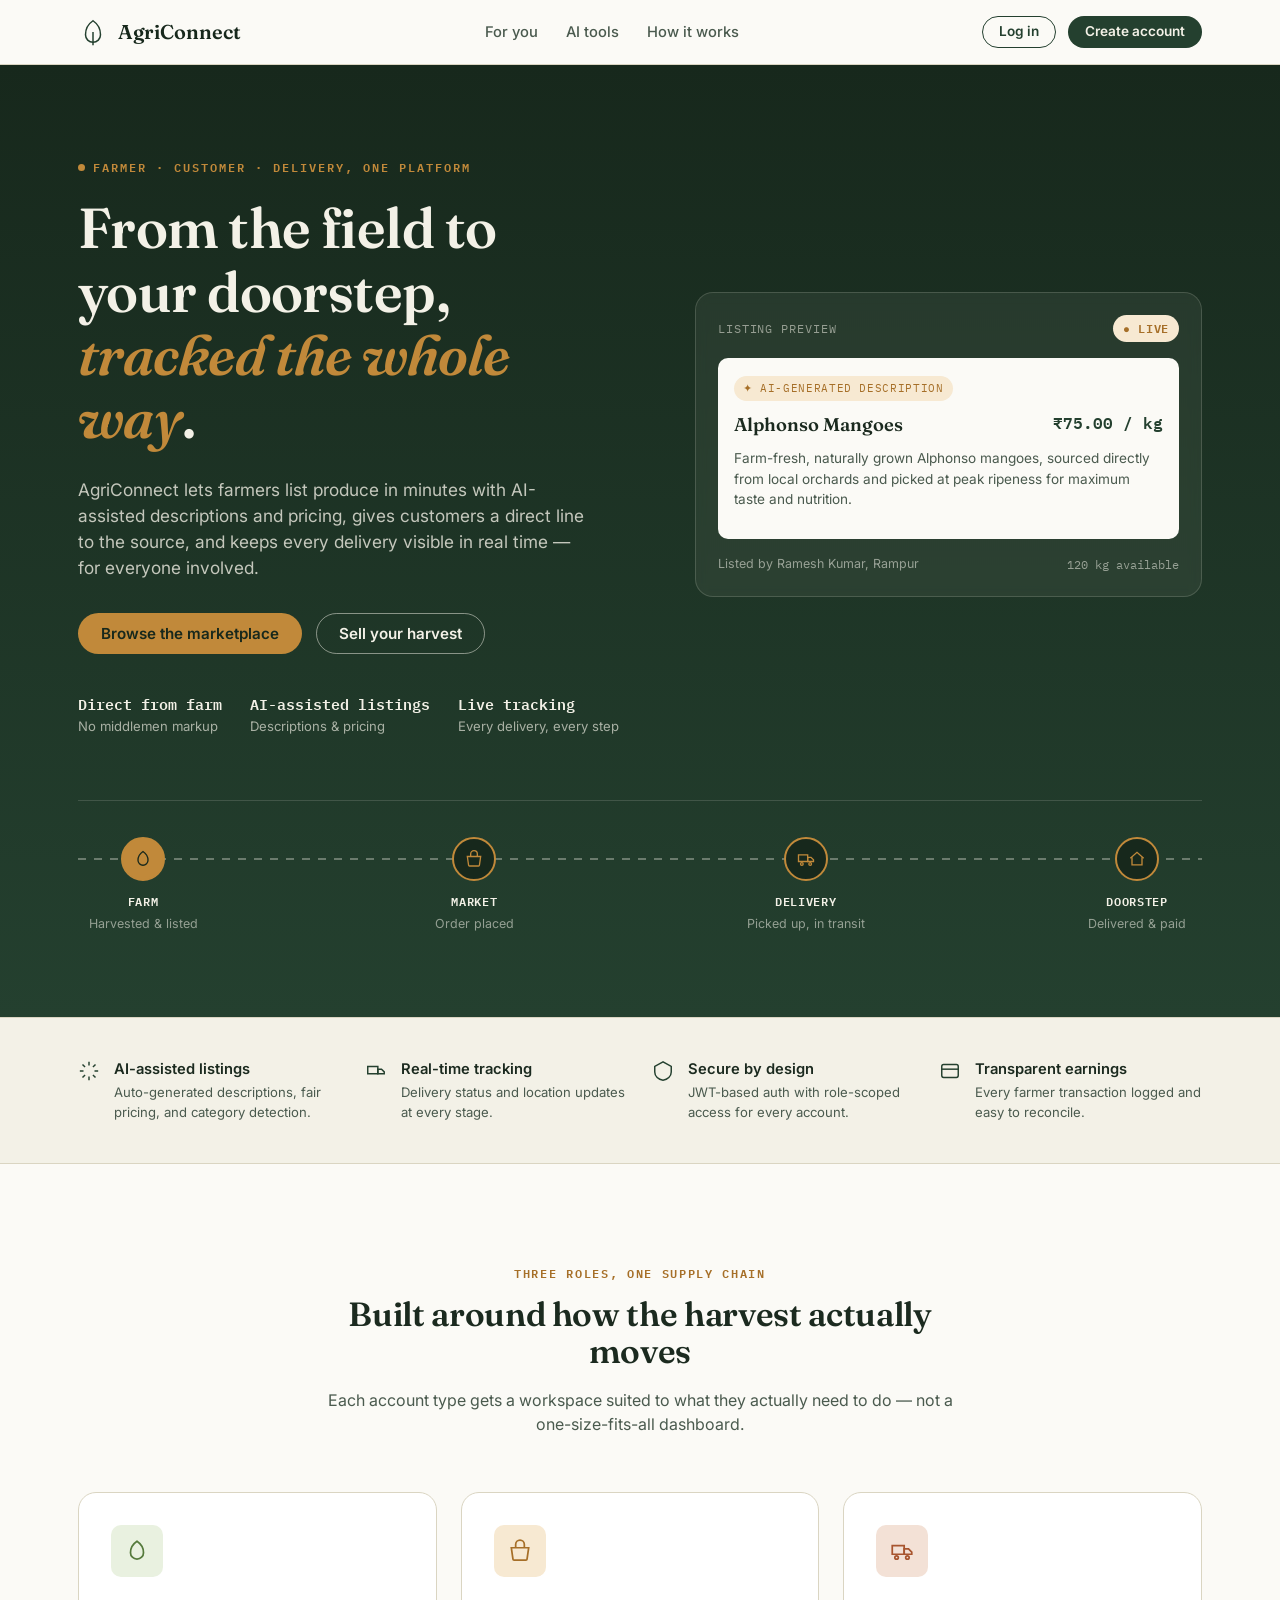
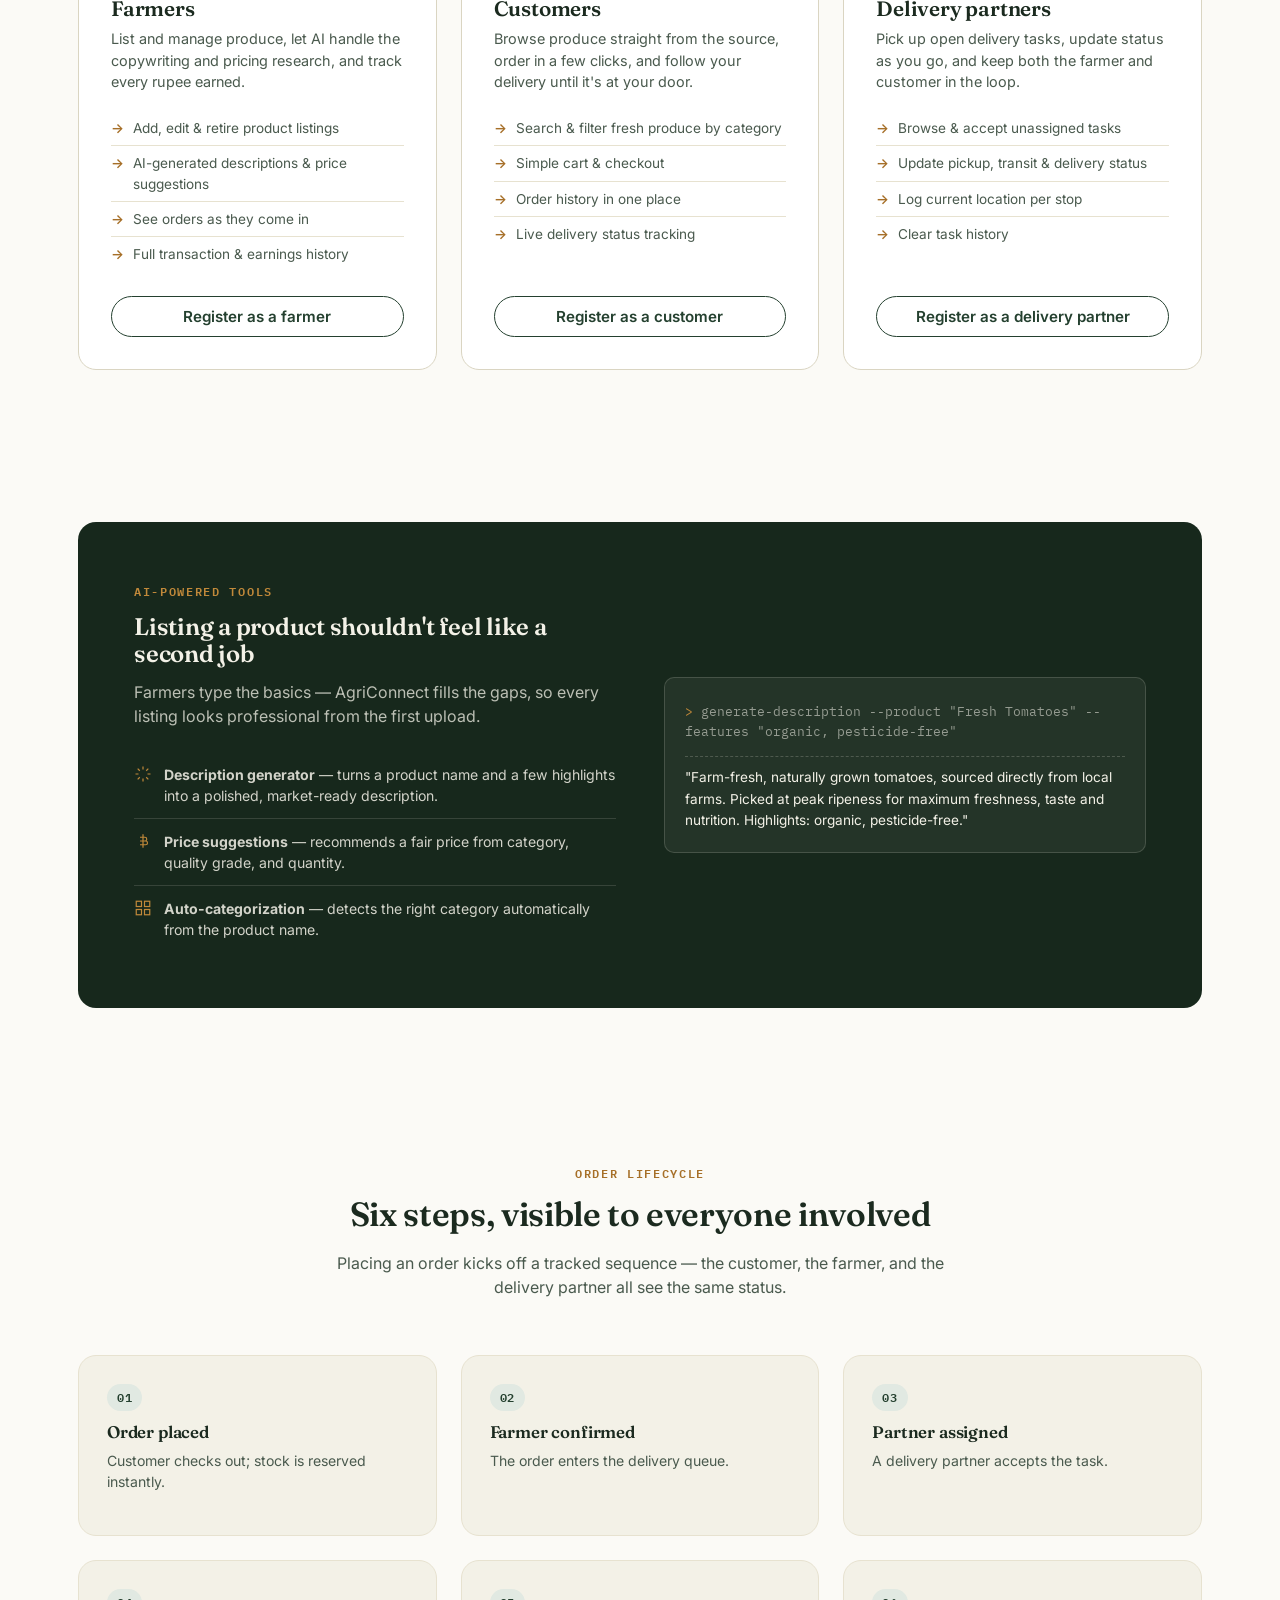
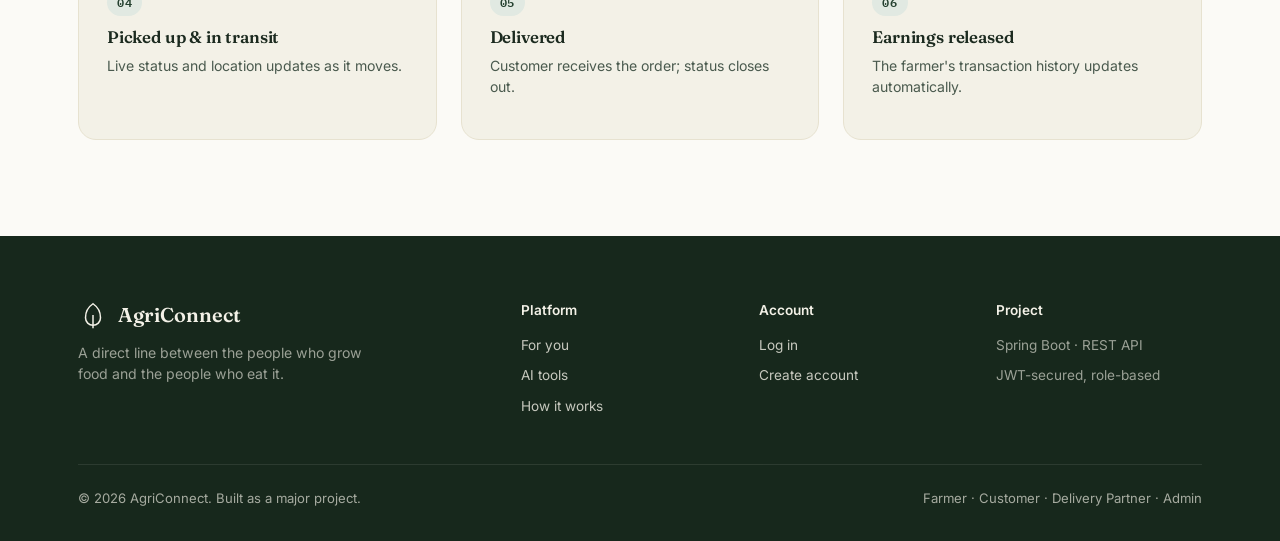
<file: src/main/resources/static/index.html>
<!DOCTYPE html>
<html lang="en">
<head>
<meta charset="UTF-8">
<meta name="viewport" content="width=device-width, initial-scale=1.0">
<title>AgriConnect — Farm to doorstep, direct</title>
<meta name="description" content="AgriConnect connects farmers directly with customers through AI-assisted listings, transparent pricing, and real-time delivery tracking.">
<link rel="preconnect" href="https://fonts.googleapis.com">
<link href="https://fonts.googleapis.com/css2?family=Fraunces:opsz,wght@9..144,500;9..144,600;9..144,700&family=Inter:wght@400;500;600;700&family=IBM+Plex+Mono:wght@500;600&display=swap" rel="stylesheet">
<link rel="stylesheet" href="css/styles.css">
<link rel="stylesheet" href="css/landing.css">
</head>
<body>

<nav class="nav">
  <div class="nav-inner">
    <a class="brand" href="index.html">
      <svg class="brand-mark" viewBox="0 0 32 32" fill="none"><path d="M16 4C10 8 8 14 8 19a8 8 0 0 0 16 0c0-5-2-11-8-15Z" stroke="#24402F" stroke-width="1.6"/><path d="M16 30V16" stroke="#24402F" stroke-width="1.6"/></svg>
      AgriConnect
    </a>
    <div class="nav-links">
      <a href="#roles">For you</a>
      <a href="#ai-tools">AI tools</a>
      <a href="#flow">How it works</a>
    </div>
    <div class="nav-actions" id="navActions">
      <a href="login.html" class="btn btn-ghost btn-sm">Log in</a>
      <a href="register.html" class="btn btn-primary btn-sm">Create account</a>
    </div>
  </div>
</nav>

<header class="hero">
  <div class="hero-inner">
    <div class="hero-grid">
      <div>
        <span class="hero-eyebrow">Farmer · Customer · Delivery, one platform</span>
        <h1>From the field to your doorstep, <em>tracked the whole way</em>.</h1>
        <p class="hero-sub">AgriConnect lets farmers list produce in minutes with AI-assisted descriptions and pricing, gives customers a direct line to the source, and keeps every delivery visible in real time — for everyone involved.</p>
        <div class="hero-ctas">
          <a href="register.html?role=CUSTOMER" class="btn btn-accent">Browse the marketplace</a>
          <a href="register.html?role=FARMER" class="btn btn-outline-light">Sell your harvest</a>
        </div>
        <div class="hero-proof">
          <div class="hero-proof-item"><strong>Direct from farm</strong>No middlemen markup</div>
          <div class="hero-proof-item"><strong>AI-assisted listings</strong>Descriptions &amp; pricing</div>
          <div class="hero-proof-item"><strong>Live tracking</strong>Every delivery, every step</div>
        </div>
      </div>

      <div class="hero-panel">
        <div class="hero-panel-header">
          <span class="hero-panel-title">Listing preview</span>
          <span class="badge badge-sundried">● Live</span>
        </div>
        <div class="hero-listing">
          <span class="hero-ai-tag">✦ AI-generated description</span>
          <div class="hero-listing-top">
            <span class="hero-listing-name">Alphonso Mangoes</span>
            <span class="hero-listing-price mono">₹75.00 / kg</span>
          </div>
          <p class="hero-listing-desc">Farm-fresh, naturally grown Alphonso mangoes, sourced directly from local orchards and picked at peak ripeness for maximum taste and nutrition.</p>
        </div>
        <div class="hero-panel-footer">
          <span>Listed by Ramesh Kumar, Rampur</span>
          <span class="mono">120 kg available</span>
        </div>
      </div>
    </div>

    <div class="route">
      <div class="route-track">
        <div class="route-stop is-active">
          <div class="route-dot"><svg viewBox="0 0 24 24" fill="none"><path d="M12 3c-4.5 3-6 7-6 10.5a6 6 0 0 0 12 0C18 10 16.5 6 12 3Z" stroke-width="1.6"/></svg></div>
          <span class="route-label">Farm</span>
          <span class="route-desc">Harvested &amp; listed</span>
        </div>
        <div class="route-stop">
          <div class="route-dot"><svg viewBox="0 0 24 24" fill="none"><path d="M4 9h16l-1.5 10.5a1 1 0 0 1-1 .9H6.5a1 1 0 0 1-1-.9L4 9Z" stroke-width="1.6"/><path d="M8 9V6a4 4 0 0 1 8 0v3" stroke-width="1.6"/></svg></div>
          <span class="route-label">Market</span>
          <span class="route-desc">Order placed</span>
        </div>
        <div class="route-stop">
          <div class="route-dot"><svg viewBox="0 0 24 24" fill="none"><path d="M3 7h11v8H3z" stroke-width="1.6"/><path d="M14 10h4l3 3v2h-7v-5Z" stroke-width="1.6"/><circle cx="7" cy="18" r="1.6" stroke-width="1.6"/><circle cx="17" cy="18" r="1.6" stroke-width="1.6"/></svg></div>
          <span class="route-label">Delivery</span>
          <span class="route-desc">Picked up, in transit</span>
        </div>
        <div class="route-stop">
          <div class="route-dot"><svg viewBox="0 0 24 24" fill="none"><path d="M4 11 12 4l8 7" stroke-width="1.6"/><path d="M6 10v9h12v-9" stroke-width="1.6"/></svg></div>
          <span class="route-label">Doorstep</span>
          <span class="route-desc">Delivered &amp; paid</span>
        </div>
      </div>
    </div>
  </div>
</header>

<section class="strip">
  <div class="container strip-grid">
    <div class="strip-item">
      <svg viewBox="0 0 24 24" fill="none"><path d="M12 2v4M12 18v4M4.9 4.9l2.8 2.8M16.3 16.3l2.8 2.8M2 12h4M18 12h4M4.9 19.1l2.8-2.8M16.3 7.7l2.8-2.8" stroke-width="1.6"/></svg>
      <div><div class="strip-item-title">AI-assisted listings</div><div class="strip-item-desc">Auto-generated descriptions, fair pricing, and category detection.</div></div>
    </div>
    <div class="strip-item">
      <svg viewBox="0 0 24 24" fill="none"><path d="M3 7h11v8H3z" stroke-width="1.6"/><path d="M14 10h4l3 3v2h-7v-5Z" stroke-width="1.6"/></svg>
      <div><div class="strip-item-title">Real-time tracking</div><div class="strip-item-desc">Delivery status and location updates at every stage.</div></div>
    </div>
    <div class="strip-item">
      <svg viewBox="0 0 24 24" fill="none"><path d="M12 2 3 7v6c0 5 4 8.5 9 9 5-.5 9-4 9-9V7l-9-5Z" stroke-width="1.6"/></svg>
      <div><div class="strip-item-title">Secure by design</div><div class="strip-item-desc">JWT-based auth with role-scoped access for every account.</div></div>
    </div>
    <div class="strip-item">
      <svg viewBox="0 0 24 24" fill="none"><rect x="3" y="5" width="18" height="14" rx="2" stroke-width="1.6"/><path d="M3 10h18" stroke-width="1.6"/></svg>
      <div><div class="strip-item-title">Transparent earnings</div><div class="strip-item-desc">Every farmer transaction logged and easy to reconcile.</div></div>
    </div>
  </div>
</section>

<section class="section" id="roles">
  <div class="container">
    <div class="text-center" style="max-width:640px;margin:0 auto 56px;">
      <span class="eyebrow">Three roles, one supply chain</span>
      <h2 style="font-size:2.1rem;">Built around how the harvest actually moves</h2>
      <p>Each account type gets a workspace suited to what they actually need to do — not a one-size-fits-all dashboard.</p>
    </div>
    <div class="grid-3">
      <div class="role-card">
        <div class="role-icon farmer"><svg viewBox="0 0 24 24" fill="none"><path d="M12 3c-4.5 3-6 7-6 10.5a6 6 0 0 0 12 0C18 10 16.5 6 12 3Z" stroke-width="1.6"/></svg></div>
        <h3>Farmers</h3>
        <p>List and manage produce, let AI handle the copywriting and pricing research, and track every rupee earned.</p>
        <ul class="role-list">
          <li>Add, edit &amp; retire product listings</li>
          <li>AI-generated descriptions &amp; price suggestions</li>
          <li>See orders as they come in</li>
          <li>Full transaction &amp; earnings history</li>
        </ul>
        <a href="register.html?role=FARMER" class="btn btn-ghost btn-block">Register as a farmer</a>
      </div>
      <div class="role-card">
        <div class="role-icon customer"><svg viewBox="0 0 24 24" fill="none"><path d="M4 9h16l-1.5 10.5a1 1 0 0 1-1 .9H6.5a1 1 0 0 1-1-.9L4 9Z" stroke-width="1.6"/><path d="M8 9V6a4 4 0 0 1 8 0v3" stroke-width="1.6"/></svg></div>
        <h3>Customers</h3>
        <p>Browse produce straight from the source, order in a few clicks, and follow your delivery until it's at your door.</p>
        <ul class="role-list">
          <li>Search &amp; filter fresh produce by category</li>
          <li>Simple cart &amp; checkout</li>
          <li>Order history in one place</li>
          <li>Live delivery status tracking</li>
        </ul>
        <a href="register.html?role=CUSTOMER" class="btn btn-ghost btn-block">Register as a customer</a>
      </div>
      <div class="role-card">
        <div class="role-icon delivery"><svg viewBox="0 0 24 24" fill="none"><path d="M3 7h11v8H3z" stroke-width="1.6"/><path d="M14 10h4l3 3v2h-7v-5Z" stroke-width="1.6"/><circle cx="7" cy="18" r="1.6" stroke-width="1.6"/><circle cx="17" cy="18" r="1.6" stroke-width="1.6"/></svg></div>
        <h3>Delivery partners</h3>
        <p>Pick up open delivery tasks, update status as you go, and keep both the farmer and customer in the loop.</p>
        <ul class="role-list">
          <li>Browse &amp; accept unassigned tasks</li>
          <li>Update pickup, transit &amp; delivery status</li>
          <li>Log current location per stop</li>
          <li>Clear task history</li>
        </ul>
        <a href="register.html?role=DELIVERY_PARTNER" class="btn btn-ghost btn-block">Register as a delivery partner</a>
      </div>
    </div>
  </div>
</section>

<section class="section-tight" id="ai-tools">
  <div class="container">
    <div class="ai-section">
      <div class="ai-grid">
        <div class="ai-copy">
          <span class="eyebrow">AI-powered tools</span>
          <h2>Listing a product shouldn't feel like a second job</h2>
          <p style="color:rgba(243,241,231,0.75);">Farmers type the basics — AgriConnect fills the gaps, so every listing looks professional from the first upload.</p>
          <ul class="ai-tools-list">
            <li><svg viewBox="0 0 24 24" fill="none"><path d="M12 2v4M12 18v4M4.9 4.9l2.8 2.8M16.3 16.3l2.8 2.8M2 12h4M18 12h4M4.9 19.1l2.8-2.8M16.3 7.7l2.8-2.8" stroke-width="1.6"/></svg><span><strong>Description generator</strong> — turns a product name and a few highlights into a polished, market-ready description.</span></li>
            <li><svg viewBox="0 0 24 24" fill="none"><path d="M12 3v18M8 7h6.5a2.5 2.5 0 0 1 0 5H8m0 0h7.5a2.5 2.5 0 0 1 0 5H8" stroke-width="1.6"/></svg><span><strong>Price suggestions</strong> — recommends a fair price from category, quality grade, and quantity.</span></li>
            <li><svg viewBox="0 0 24 24" fill="none"><rect x="3" y="3" width="7" height="7" stroke-width="1.6"/><rect x="14" y="3" width="7" height="7" stroke-width="1.6"/><rect x="3" y="14" width="7" height="7" stroke-width="1.6"/><rect x="14" y="14" width="7" height="7" stroke-width="1.6"/></svg><span><strong>Auto-categorization</strong> — detects the right category automatically from the product name.</span></li>
          </ul>
        </div>
        <div class="ai-demo">
          <div class="ai-demo-line"><span class="prompt">&gt;</span> generate-description --product "Fresh Tomatoes" --features "organic, pesticide-free"</div>
          <div class="ai-demo-output">"Farm-fresh, naturally grown tomatoes, sourced directly from local farms. Picked at peak ripeness for maximum freshness, taste and nutrition. Highlights: organic, pesticide-free."</div>
        </div>
      </div>
    </div>
  </div>
</section>

<section class="section" id="flow">
  <div class="container">
    <div class="text-center" style="max-width:640px;margin:0 auto 56px;">
      <span class="eyebrow">Order lifecycle</span>
      <h2 style="font-size:2.1rem;">Six steps, visible to everyone involved</h2>
      <p>Placing an order kicks off a tracked sequence — the customer, the farmer, and the delivery partner all see the same status.</p>
    </div>
    <div class="grid-3">
      <div class="card card-flat"><span class="badge badge-canopy" style="margin-bottom:12px;">01</span><h4 style="font-size:1.05rem;">Order placed</h4><p style="font-size:0.88rem;">Customer checks out; stock is reserved instantly.</p></div>
      <div class="card card-flat"><span class="badge badge-canopy" style="margin-bottom:12px;">02</span><h4 style="font-size:1.05rem;">Farmer confirmed</h4><p style="font-size:0.88rem;">The order enters the delivery queue.</p></div>
      <div class="card card-flat"><span class="badge badge-canopy" style="margin-bottom:12px;">03</span><h4 style="font-size:1.05rem;">Partner assigned</h4><p style="font-size:0.88rem;">A delivery partner accepts the task.</p></div>
      <div class="card card-flat"><span class="badge badge-canopy" style="margin-bottom:12px;">04</span><h4 style="font-size:1.05rem;">Picked up &amp; in transit</h4><p style="font-size:0.88rem;">Live status and location updates as it moves.</p></div>
      <div class="card card-flat"><span class="badge badge-canopy" style="margin-bottom:12px;">05</span><h4 style="font-size:1.05rem;">Delivered</h4><p style="font-size:0.88rem;">Customer receives the order; status closes out.</p></div>
      <div class="card card-flat"><span class="badge badge-canopy" style="margin-bottom:12px;">06</span><h4 style="font-size:1.05rem;">Earnings released</h4><p style="font-size:0.88rem;">The farmer's transaction history updates automatically.</p></div>
    </div>
  </div>
</section>

<footer class="site-footer">
  <div class="container">
    <div class="footer-grid">
      <div>
        <div class="brand" style="color:var(--husk);margin-bottom:12px;">
          <svg class="brand-mark" viewBox="0 0 32 32" fill="none"><path d="M16 4C10 8 8 14 8 19a8 8 0 0 0 16 0c0-5-2-11-8-15Z" stroke="#F3F1E7" stroke-width="1.6"/><path d="M16 30V16" stroke="#F3F1E7" stroke-width="1.6"/></svg>
          AgriConnect
        </div>
        <p style="color:rgba(243,241,231,0.6);max-width:32ch;font-size:0.88rem;">A direct line between the people who grow food and the people who eat it.</p>
      </div>
      <div>
        <div style="font-weight:600;margin-bottom:14px;font-size:0.85rem;">Platform</div>
        <div style="display:flex;flex-direction:column;gap:10px;font-size:0.85rem;">
          <a href="#roles">For you</a><a href="#ai-tools">AI tools</a><a href="#flow">How it works</a>
        </div>
      </div>
      <div>
        <div style="font-weight:600;margin-bottom:14px;font-size:0.85rem;">Account</div>
        <div style="display:flex;flex-direction:column;gap:10px;font-size:0.85rem;">
          <a href="login.html">Log in</a><a href="register.html">Create account</a>
        </div>
      </div>
      <div>
        <div style="font-weight:600;margin-bottom:14px;font-size:0.85rem;">Project</div>
        <div style="display:flex;flex-direction:column;gap:10px;font-size:0.85rem;">
          <span style="color:rgba(243,241,231,0.6);">Spring Boot · REST API</span>
          <span style="color:rgba(243,241,231,0.6);">JWT-secured, role-based</span>
        </div>
      </div>
    </div>
    <div class="footer-bottom">
      <span>© 2026 AgriConnect. Built as a major project.</span>
      <span>Farmer · Customer · Delivery Partner · Admin</span>
    </div>
  </div>
</footer>

<script src="js/common.js"></script>
<script>
  if (Session.isLoggedIn()) {
    document.getElementById('navActions').innerHTML =
      '<a href="' + Session.dashboardFor(Session.role()) + '" class="btn btn-primary btn-sm">Go to dashboard</a>';
  }
</script>
</body>
</html>
</file>
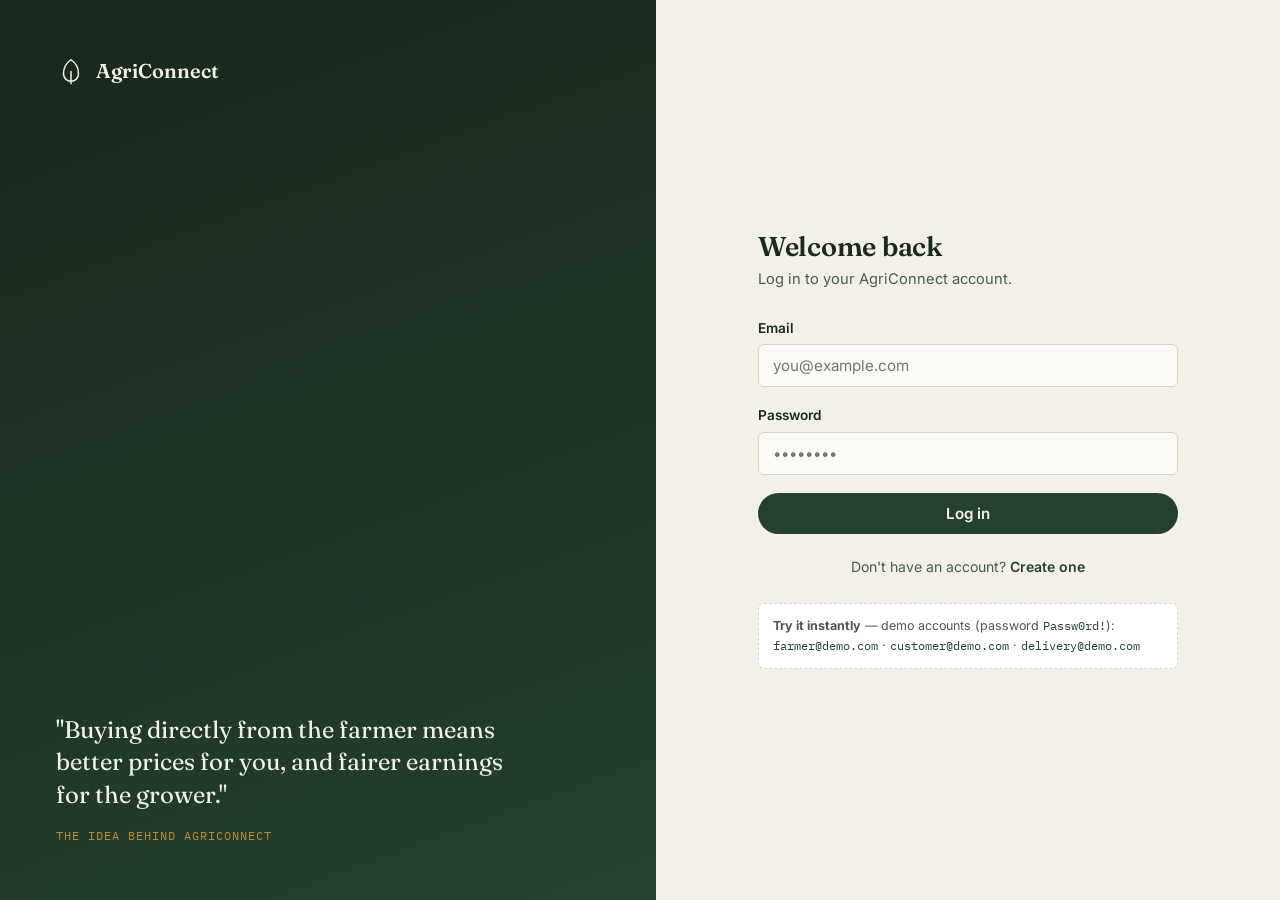
<file: src/main/resources/static/admin-dashboard.html>
<!DOCTYPE html>
<html lang="en">
<head>
<meta charset="UTF-8">
<meta name="viewport" content="width=device-width, initial-scale=1.0">
<title>Admin dashboard — AgriConnect</title>
<link rel="preconnect" href="https://fonts.googleapis.com">
<link href="https://fonts.googleapis.com/css2?family=Fraunces:opsz,wght@9..144,500;9..144,600;9..144,700&family=Inter:wght@400;500;600;700&family=IBM+Plex+Mono:wght@500;600&display=swap" rel="stylesheet">
<link rel="stylesheet" href="css/styles.css">
<link rel="stylesheet" href="css/dashboard.css">
</head>
<body class="dash-body">

<nav class="nav nav-dash" id="dashNav"></nav>

<div class="dash-layout">
  <aside class="dash-sidebar">
    <button class="dash-nav-item active" data-view="users">
      <svg viewBox="0 0 24 24" fill="none"><circle cx="9" cy="8" r="3.5" stroke-width="1.6"/><path d="M2.5 20a6.5 6.5 0 0 1 13 0" stroke-width="1.6"/><circle cx="17.5" cy="9" r="2.8" stroke-width="1.6"/><path d="M15 13.2c2.9.4 5 2.3 5.5 6.8" stroke-width="1.6"/></svg>
      Users
    </button>
    <button class="dash-nav-item" data-view="orders">
      <svg viewBox="0 0 24 24" fill="none"><path d="M4 9h16l-1.5 10.5a1 1 0 0 1-1 .9H6.5a1 1 0 0 1-1-.9L4 9Z" stroke-width="1.6"/><path d="M8 9V6a4 4 0 0 1 8 0v3" stroke-width="1.6"/></svg>
      All orders
    </button>
  </aside>

  <main class="dash-main">
    <section class="dash-view active" id="view-users">
      <div class="dash-header"><h1>Users</h1><p class="muted">Everyone registered on the platform.</p></div>
      <div class="panel">
        <table id="usersTable">
          <thead><tr><th>Name</th><th>Email</th><th>Role</th><th>Phone</th><th>Joined</th></tr></thead>
          <tbody></tbody>
        </table>
      </div>
    </section>

    <section class="dash-view" id="view-orders">
      <div class="dash-header"><h1>All orders</h1><p class="muted">Every order placed on the platform.</p></div>
      <div class="panel">
        <table id="ordersTable">
          <thead><tr><th>Order</th><th>Customer</th><th>Placed</th><th>Total</th><th>Status</th></tr></thead>
          <tbody></tbody>
        </table>
      </div>
    </section>
  </main>
</div>

<script src="js/common.js"></script>
<script>
  if (!requireRole('ADMIN')) { /* redirected */ }
  renderDashNav('Admin');

  const navItems = document.querySelectorAll('.dash-nav-item');
  navItems.forEach(item => item.addEventListener('click', () => switchView(item.dataset.view)));

  function switchView(view) {
    document.querySelectorAll('.dash-view').forEach(v => v.classList.remove('active'));
    document.getElementById('view-' + view).classList.add('active');
    navItems.forEach(n => n.classList.toggle('active', n.dataset.view === view));
    if (view === 'users') loadUsers();
    if (view === 'orders') loadOrders();
  }

  async function loadUsers() {
    try {
      const users = await authFetch('/api/admin/users');
      const tbody = document.querySelector('#usersTable tbody');
      tbody.innerHTML = users.map(u => `
        <tr>
          <td>${escapeHtml(u.name)}</td>
          <td>${escapeHtml(u.email)}</td>
          <td><span class="badge badge-canopy">${u.role.replace(/_/g,' ')}</span></td>
          <td>${escapeHtml(u.phone || '—')}</td>
          <td>${timeAgo(u.createdAt)}</td>
        </tr>`).join('');
    } catch (err) { toast(err.message, 'error'); }
  }

  async function loadOrders() {
    try {
      const orders = await authFetch('/api/admin/orders');
      const tbody = document.querySelector('#ordersTable tbody');
      tbody.innerHTML = orders.map(o => `
        <tr>
          <td class="mono">#${o.id}</td>
          <td>${escapeHtml(o.customer ? o.customer.name : '—')}</td>
          <td>${timeAgo(o.orderDate)}</td>
          <td class="mono">${money(o.totalAmount)}</td>
          <td><span class="badge ${statusBadgeClass(o.status)}">${o.status.replace(/_/g,' ')}</span></td>
        </tr>`).join('');
    } catch (err) { toast(err.message, 'error'); }
  }

  loadUsers();
</script>
</body>
</html>
</file>
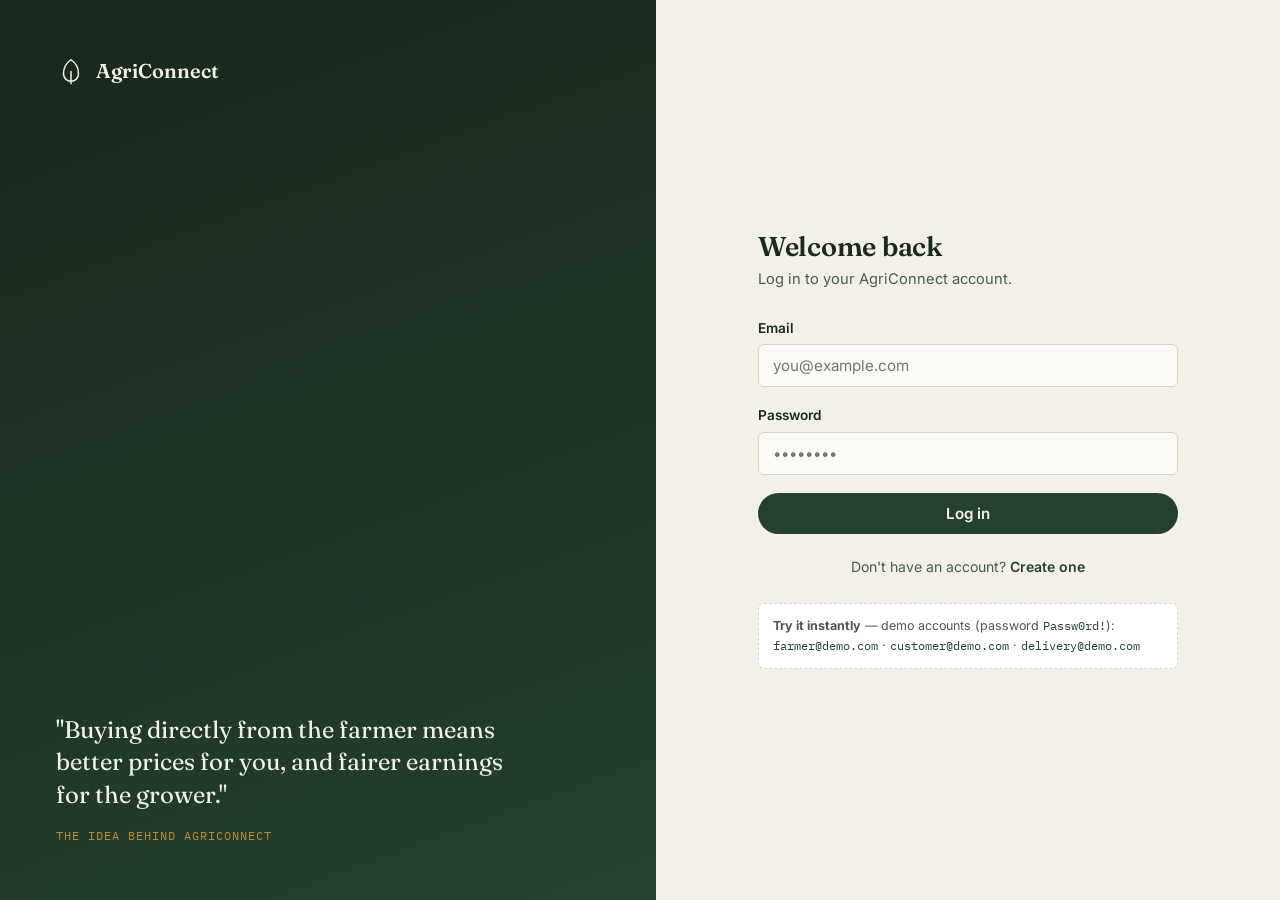
<file: src/main/resources/static/customer-dashboard.html>
<!DOCTYPE html>
<html lang="en">
<head>
<meta charset="UTF-8">
<meta name="viewport" content="width=device-width, initial-scale=1.0">
<title>Customer dashboard — AgriConnect</title>
<link rel="preconnect" href="https://fonts.googleapis.com">
<link href="https://fonts.googleapis.com/css2?family=Fraunces:opsz,wght@9..144,500;9..144,600;9..144,700&family=Inter:wght@400;500;600;700&family=IBM+Plex+Mono:wght@500;600&display=swap" rel="stylesheet">
<link rel="stylesheet" href="css/styles.css">
<link rel="stylesheet" href="css/dashboard.css">
</head>
<body class="dash-body">

<nav class="nav nav-dash" id="dashNav"></nav>

<div class="dash-layout">
  <aside class="dash-sidebar">
    <button class="dash-nav-item active" data-view="browse">
      <svg viewBox="0 0 24 24" fill="none"><circle cx="11" cy="11" r="7" stroke-width="1.6"/><path d="m20 20-3.5-3.5" stroke-width="1.6"/></svg>
      Browse
    </button>
    <button class="dash-nav-item" data-view="orders">
      <svg viewBox="0 0 24 24" fill="none"><path d="M4 9h16l-1.5 10.5a1 1 0 0 1-1 .9H6.5a1 1 0 0 1-1-.9L4 9Z" stroke-width="1.6"/><path d="M8 9V6a4 4 0 0 1 8 0v3" stroke-width="1.6"/></svg>
      My orders
    </button>
  </aside>

  <main class="dash-main">

    <!-- BROWSE -->
    <section class="dash-view active" id="view-browse">
      <div class="dash-header">
        <h1>Browse the marketplace</h1>
        <p class="muted">Produce listed directly by farmers.</p>
      </div>
      <div class="flex-gap" style="margin-bottom:22px;">
        <input type="text" id="searchInput" placeholder="Search products…" style="max-width:280px;">
        <select id="categorySelect" style="max-width:200px;">
          <option value="">All categories</option>
          <option value="vegetables">Vegetables</option>
          <option value="fruits">Fruits</option>
          <option value="grains">Grains</option>
          <option value="dairy">Dairy</option>
          <option value="pulses">Pulses</option>
          <option value="spices">Spices</option>
          <option value="flowers">Flowers</option>
          <option value="poultry">Poultry</option>
        </select>
        <button class="btn btn-ghost btn-sm" onclick="loadBrowse()">Filter</button>
      </div>
      <div id="browseGrid" class="product-grid"></div>
      <div id="browseEmpty" class="empty-state" style="display:none;"><p>No products match your search.</p></div>
    </section>

    <!-- ORDERS -->
    <section class="dash-view" id="view-orders">
      <div class="dash-header"><h1>My orders</h1><p class="muted">Track every order from confirmation to delivery.</p></div>
      <div id="ordersList"></div>
      <div id="ordersEmpty" class="empty-state" style="display:none;"><p>You haven't placed any orders yet.</p></div>
    </section>

  </main>
</div>

<!-- Cart FAB -->
<button class="cart-fab" id="cartFab" onclick="openCart()">
  🛒 Cart <span class="cart-count" id="cartCount">0</span>
</button>

<!-- Cart modal -->
<div class="modal-backdrop" id="cartModal">
  <div class="modal">
    <div class="modal-header">
      <h3 style="margin:0;">Your cart</h3>
      <button class="modal-close" onclick="closeCart()">×</button>
    </div>
    <div id="cartLines"></div>
    <div id="cartEmptyMsg" class="empty-state" style="display:none;padding:24px 0;"><p>Your cart is empty.</p></div>
    <div class="cart-total-row"><span>Total</span><span class="mono" id="cartTotal">₹0.00</span></div>
    <div class="field" style="margin-top:18px;">
      <label for="deliveryAddress">Delivery address</label>
      <input type="text" id="deliveryAddress" placeholder="Where should this be delivered?">
    </div>
    <button class="btn btn-primary btn-block" id="checkoutBtn" onclick="checkout()">Place order</button>
  </div>
</div>

<script src="js/common.js"></script>
<script>
  if (!requireRole('CUSTOMER')) { /* redirected */ }
  renderDashNav('Customer');

  const navItems = document.querySelectorAll('.dash-nav-item');
  navItems.forEach(item => item.addEventListener('click', () => switchView(item.dataset.view)));

  function switchView(view) {
    document.querySelectorAll('.dash-view').forEach(v => v.classList.remove('active'));
    document.getElementById('view-' + view).classList.add('active');
    navItems.forEach(n => n.classList.toggle('active', n.dataset.view === view));
    if (view === 'browse') loadBrowse();
    if (view === 'orders') loadOrders();
  }

  // ---------- Cart (in-memory for this session) ----------
  let cart = {}; // productId -> {product, qty}

  function updateCartUI() {
    const count = Object.values(cart).reduce((s, c) => s + c.qty, 0);
    document.getElementById('cartCount').textContent = count;
  }

  function addToCart(product) {
    if (!cart[product.id]) cart[product.id] = { product, qty: 0 };
    if (cart[product.id].qty >= product.quantity) { toast('No more stock available', 'error'); return; }
    cart[product.id].qty += 1;
    updateCartUI();
    toast(`Added ${product.name} to cart`, 'success');
  }

  function openCart() {
    const wrap = document.getElementById('cartLines');
    const empty = document.getElementById('cartEmptyMsg');
    const items = Object.values(cart);
    wrap.innerHTML = '';
    let total = 0;
    if (!items.length) {
      empty.style.display = 'block';
    } else {
      empty.style.display = 'none';
      items.forEach(({ product, qty }) => {
        total += product.price * qty;
        const line = document.createElement('div');
        line.className = 'cart-line';
        line.innerHTML = `
          <div><strong>${escapeHtml(product.name)}</strong><div class="muted mono" style="font-size:0.78rem;">${money(product.price)} / ${escapeHtml(product.unit||'unit')}</div></div>
          <div class="qty-controls">
            <button class="qty-btn" onclick="changeQty(${product.id}, -1)">−</button>
            <span class="mono">${qty}</span>
            <button class="qty-btn" onclick="changeQty(${product.id}, 1)">+</button>
          </div>`;
        wrap.appendChild(line);
      });
    }
    document.getElementById('cartTotal').textContent = money(total);
    document.getElementById('cartModal').classList.add('show');
  }

  function changeQty(productId, delta) {
    const entry = cart[productId];
    if (!entry) return;
    entry.qty += delta;
    if (entry.qty <= 0 || entry.qty > entry.product.quantity) {
      if (entry.qty > entry.product.quantity) toast('No more stock available', 'error');
      if (entry.qty <= 0) delete cart[productId];
    }
    updateCartUI();
    openCart();
  }

  function closeCart() { document.getElementById('cartModal').classList.remove('show'); }

  async function checkout() {
    const items = Object.values(cart);
    if (!items.length) { toast('Your cart is empty', 'error'); return; }
    const address = document.getElementById('deliveryAddress').value.trim();
    if (!address) { toast('Enter a delivery address', 'error'); return; }

    const btn = document.getElementById('checkoutBtn');
    btn.disabled = true; btn.innerHTML = '<span class="spinner"></span>';
    try {
      await authFetch('/api/customer/orders', {
        method: 'POST',
        body: JSON.stringify({
          items: items.map(i => ({ productId: i.product.id, quantity: i.qty })),
          deliveryAddress: address
        })
      });
      cart = {};
      updateCartUI();
      closeCart();
      toast('Order placed!', 'success');
      switchView('orders');
    } catch (err) { toast(err.message, 'error'); }
    finally { btn.disabled = false; btn.textContent = 'Place order'; }
  }

  // ---------- Browse ----------
  async function loadBrowse() {
    try {
      const keyword = document.getElementById('searchInput').value.trim();
      const category = document.getElementById('categorySelect').value;
      const params = new URLSearchParams();
      if (keyword) params.set('keyword', keyword);
      if (category) params.set('category', category);
      const products = await authFetch('/api/customer/products' + (params.toString() ? '?' + params.toString() : ''));
      const grid = document.getElementById('browseGrid');
      const empty = document.getElementById('browseEmpty');
      grid.innerHTML = '';
      if (!products.length) { empty.style.display = 'block'; return; }
      empty.style.display = 'none';
      products.forEach(p => grid.appendChild(browseCard(p)));
    } catch (err) { toast(err.message, 'error'); }
  }

  function browseCard(p) {
    const el = document.createElement('div');
    el.className = 'product-card';
    el.innerHTML = `
      <div class="product-card-top">
        <h4>${escapeHtml(p.name)}</h4>
        <span class="price">${money(p.price)}</span>
      </div>
      <div class="meta-row">
        <span class="badge badge-canopy">${escapeHtml(p.category || 'other')}</span>
        <span>${p.quantity} ${escapeHtml(p.unit || '')} left</span>
      </div>
      <p class="desc">${escapeHtml((p.description || '').slice(0, 110))}${(p.description||'').length > 110 ? '…' : ''}</p>
      <div class="meta-row"><span class="muted">By ${escapeHtml(p.farmer ? p.farmer.name : 'a local farmer')}</span></div>
      <button class="btn btn-primary btn-sm btn-block" onclick='addToCart(${JSON.stringify(p).replace(/'/g, "&apos;")})'>Add to cart</button>
    `;
    return el;
  }

  document.getElementById('searchInput').addEventListener('keydown', e => { if (e.key === 'Enter') loadBrowse(); });

  // ---------- Orders + tracking ----------
  async function loadOrders() {
    try {
      const orders = await authFetch('/api/customer/orders');
      const wrap = document.getElementById('ordersList');
      const empty = document.getElementById('ordersEmpty');
      wrap.innerHTML = '';
      if (!orders.length) { empty.style.display = 'block'; return; }
      empty.style.display = 'none';
      orders.sort((a, b) => b.id - a.id).forEach(o => wrap.appendChild(orderCard(o)));
    } catch (err) { toast(err.message, 'error'); }
  }

  function orderCard(o) {
    const el = document.createElement('div');
    el.className = 'panel';
    const itemsList = (o.items || []).map(i => `${i.quantity} × ${escapeHtml(i.product ? i.product.name : 'item')}`).join(', ');
    el.innerHTML = `
      <div class="panel-header">
        <div>
          <h3>Order #${o.id}</h3>
          <div class="muted" style="font-size:0.82rem;">${timeAgo(o.orderDate)} · ${escapeHtml(itemsList)}</div>
        </div>
        <div style="text-align:right;">
          <div class="mono" style="font-weight:600;">${money(o.totalAmount)}</div>
          <span class="badge ${statusBadgeClass(o.status)}">${o.status.replace(/_/g,' ')}</span>
        </div>
      </div>
      <div class="timeline" id="tl-${o.id}"></div>
      <button class="btn btn-ghost btn-sm" onclick="trackOrder(${o.id})">Refresh tracking</button>
    `;
    setTimeout(() => trackOrder(o.id), 50);
    return el;
  }

  const DELIVERY_STEPS = ['UNASSIGNED', 'ASSIGNED', 'PICKED_UP', 'IN_TRANSIT', 'DELIVERED'];
  const DELIVERY_LABELS = { UNASSIGNED: 'Placed', ASSIGNED: 'Assigned', PICKED_UP: 'Picked up', IN_TRANSIT: 'In transit', DELIVERED: 'Delivered' };

  async function trackOrder(orderId) {
    try {
      const delivery = await authFetch(`/api/delivery/order/${orderId}/track`);
      const el = document.getElementById('tl-' + orderId);
      if (!el) return;
      const currentIdx = DELIVERY_STEPS.indexOf(delivery.status);
      el.innerHTML = DELIVERY_STEPS.map((step, i) => {
        const cls = i < currentIdx ? 'done' : i === currentIdx ? 'current' : '';
        return `<div class="timeline-step ${cls}"><div class="dot"></div><div class="tl-label">${DELIVERY_LABELS[step]}</div></div>`;
      }).join('');
      const nextEl = el.nextElementSibling;
      if (nextEl && nextEl.classList.contains('tl-location')) nextEl.remove();
      if (delivery.currentLocation) {
        el.insertAdjacentHTML('afterend', `<div class="muted tl-location" style="font-size:0.8rem;margin-bottom:10px;">📍 ${escapeHtml(delivery.currentLocation)}</div>`);
      }
    } catch (err) { /* delivery record may not exist yet — ignore */ }
  }

  loadBrowse();
</script>
</body>
</html>
</file>
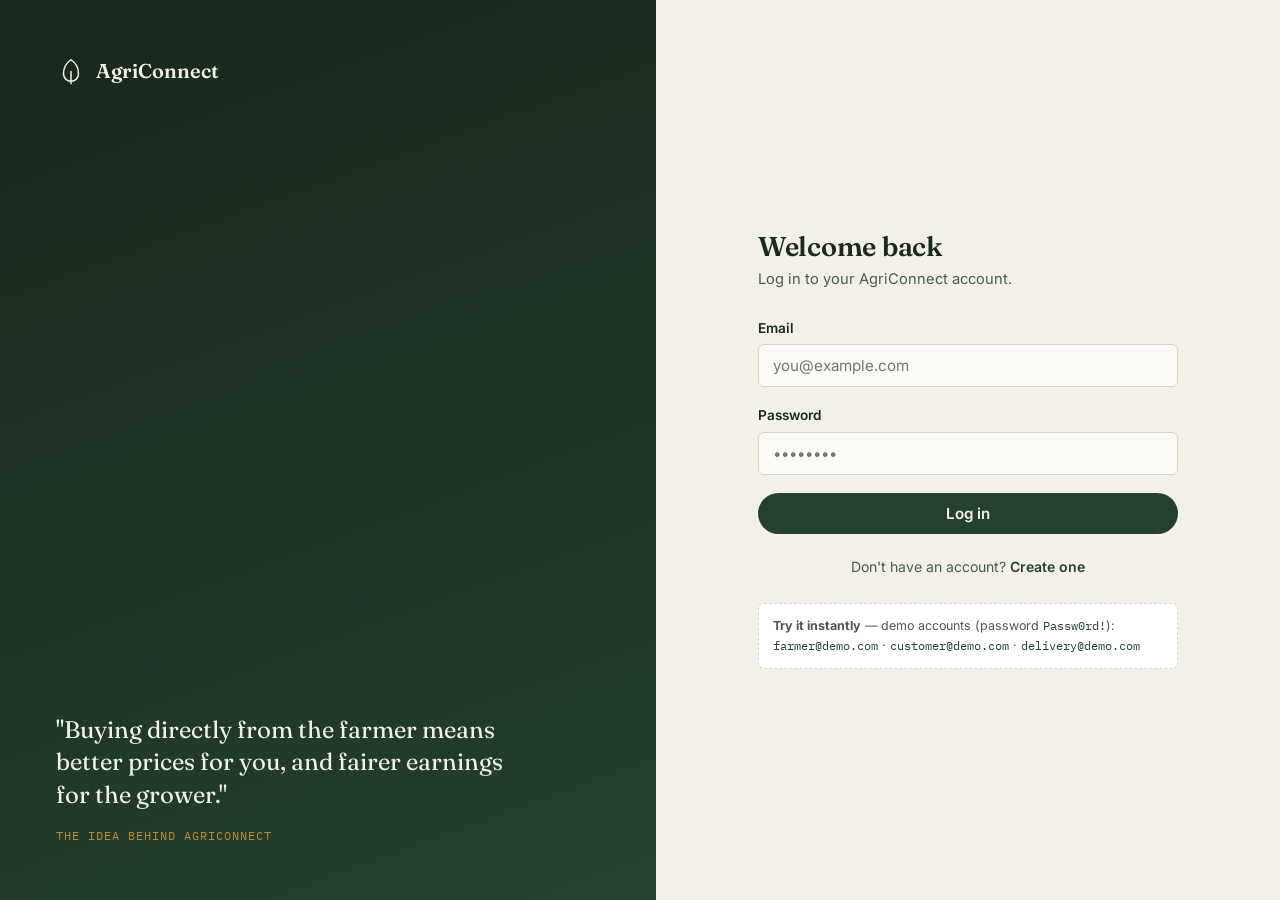
<file: src/main/resources/static/delivery-dashboard.html>
<!DOCTYPE html>
<html lang="en">
<head>
<meta charset="UTF-8">
<meta name="viewport" content="width=device-width, initial-scale=1.0">
<title>Delivery dashboard — AgriConnect</title>
<link rel="preconnect" href="https://fonts.googleapis.com">
<link href="https://fonts.googleapis.com/css2?family=Fraunces:opsz,wght@9..144,500;9..144,600;9..144,700&family=Inter:wght@400;500;600;700&family=IBM+Plex+Mono:wght@500;600&display=swap" rel="stylesheet">
<link rel="stylesheet" href="css/styles.css">
<link rel="stylesheet" href="css/dashboard.css">
</head>
<body class="dash-body">

<nav class="nav nav-dash" id="dashNav"></nav>

<div class="dash-layout">
  <aside class="dash-sidebar">
    <button class="dash-nav-item active" data-view="available">
      <svg viewBox="0 0 24 24" fill="none"><circle cx="11" cy="11" r="7" stroke-width="1.6"/><path d="m20 20-3.5-3.5" stroke-width="1.6"/></svg>
      Available tasks
    </button>
    <button class="dash-nav-item" data-view="mine">
      <svg viewBox="0 0 24 24" fill="none"><path d="M3 7h11v8H3z" stroke-width="1.6"/><path d="M14 10h4l3 3v2h-7v-5Z" stroke-width="1.6"/></svg>
      My deliveries
    </button>
  </aside>

  <main class="dash-main">

    <!-- AVAILABLE TASKS -->
    <section class="dash-view active" id="view-available">
      <div class="dash-header"><h1>Available tasks</h1><p class="muted">Unassigned deliveries you can pick up.</p></div>
      <div id="availableList"></div>
      <div id="availableEmpty" class="empty-state" style="display:none;"><p>No unassigned tasks right now — check back soon.</p></div>
    </section>

    <!-- MY TASKS -->
    <section class="dash-view" id="view-mine">
      <div class="dash-header"><h1>My deliveries</h1><p class="muted">Update status as each delivery moves.</p></div>
      <div id="myList"></div>
      <div id="myEmpty" class="empty-state" style="display:none;"><p>You haven't accepted any deliveries yet.</p></div>
    </section>

  </main>
</div>

<script src="js/common.js"></script>
<script>
  if (!requireRole('DELIVERY_PARTNER')) { /* redirected */ }
  renderDashNav('Delivery partner');

  const navItems = document.querySelectorAll('.dash-nav-item');
  navItems.forEach(item => item.addEventListener('click', () => switchView(item.dataset.view)));

  function switchView(view) {
    document.querySelectorAll('.dash-view').forEach(v => v.classList.remove('active'));
    document.getElementById('view-' + view).classList.add('active');
    navItems.forEach(n => n.classList.toggle('active', n.dataset.view === view));
    if (view === 'available') loadAvailable();
    if (view === 'mine') loadMine();
  }

  const NEXT_STATUS = { ASSIGNED: 'PICKED_UP', PICKED_UP: 'IN_TRANSIT', IN_TRANSIT: 'DELIVERED' };
  const NEXT_LABEL = { ASSIGNED: 'Mark picked up', PICKED_UP: 'Mark in transit', IN_TRANSIT: 'Mark delivered' };

  async function loadAvailable() {
    try {
      const tasks = await authFetch('/api/delivery/tasks/available');
      const wrap = document.getElementById('availableList');
      const empty = document.getElementById('availableEmpty');
      wrap.innerHTML = '';
      if (!tasks.length) { empty.style.display = 'block'; return; }
      empty.style.display = 'none';
      tasks.forEach(t => wrap.appendChild(availableCard(t)));
    } catch (err) { toast(err.message, 'error'); }
  }

  function availableCard(t) {
    const o = t.order || {};
    const el = document.createElement('div');
    el.className = 'panel';
    el.innerHTML = `
      <div class="panel-header">
        <div>
          <h3>Order #${o.id}</h3>
          <div class="muted" style="font-size:0.82rem;">Deliver to: ${escapeHtml(o.deliveryAddress || '—')}</div>
        </div>
        <div style="text-align:right;">
          <div class="mono" style="font-weight:600;">${money(o.totalAmount)}</div>
          <span class="badge badge-muted">Unassigned</span>
        </div>
      </div>
      <button class="btn btn-accent btn-sm" onclick="acceptTask(${t.id})">Accept this delivery</button>
    `;
    return el;
  }

  async function acceptTask(deliveryId) {
    try {
      await authFetch(`/api/delivery/tasks/${deliveryId}/accept`, { method: 'POST' });
      toast('Task accepted', 'success');
      loadAvailable();
    } catch (err) { toast(err.message, 'error'); }
  }

  async function loadMine() {
    try {
      const tasks = await authFetch('/api/delivery/tasks/mine');
      const wrap = document.getElementById('myList');
      const empty = document.getElementById('myEmpty');
      wrap.innerHTML = '';
      if (!tasks.length) { empty.style.display = 'block'; return; }
      empty.style.display = 'none';
      tasks.sort((a,b) => b.id - a.id).forEach(t => wrap.appendChild(myCard(t)));
    } catch (err) { toast(err.message, 'error'); }
  }

  function myCard(t) {
    const o = t.order || {};
    const el = document.createElement('div');
    el.className = 'panel';
    const isFinal = t.status === 'DELIVERED' || t.status === 'CANCELLED';
    const nextStatus = NEXT_STATUS[t.status];
    el.innerHTML = `
      <div class="panel-header">
        <div>
          <h3>Order #${o.id}</h3>
          <div class="muted" style="font-size:0.82rem;">Deliver to: ${escapeHtml(o.deliveryAddress || '—')}</div>
        </div>
        <div style="text-align:right;">
          <div class="mono" style="font-weight:600;">${money(o.totalAmount)}</div>
          <span class="badge ${statusBadgeClass(t.status)}">${t.status.replace(/_/g,' ')}</span>
        </div>
      </div>
      ${t.currentLocation ? `<div class="muted" style="font-size:0.82rem;margin-bottom:12px;">📍 Last update: ${escapeHtml(t.currentLocation)}</div>` : ''}
      ${!isFinal ? `
        <div class="input-row" style="margin-bottom:12px;">
          <input type="text" id="loc-${t.id}" placeholder="Current location (optional)">
        </div>
        <div class="flex-gap">
          <button class="btn btn-primary btn-sm" onclick="advanceStatus(${t.id}, '${nextStatus}')">${NEXT_LABEL[t.status] || 'Update status'}</button>
          <button class="btn btn-danger btn-sm" onclick="advanceStatus(${t.id}, 'CANCELLED')">Cancel</button>
        </div>
      ` : `<p class="muted" style="margin:0;font-size:0.85rem;">This delivery is closed.</p>`}
    `;
    return el;
  }

  async function advanceStatus(deliveryId, status) {
    if (status === 'CANCELLED' && !confirm('Cancel this delivery?')) return;
    const locInput = document.getElementById('loc-' + deliveryId);
    const currentLocation = locInput ? locInput.value.trim() : '';
    try {
      await authFetch(`/api/delivery/tasks/${deliveryId}/status`, {
        method: 'PATCH',
        body: JSON.stringify({ status, currentLocation })
      });
      toast('Status updated', 'success');
      loadMine();
    } catch (err) { toast(err.message, 'error'); }
  }

  loadAvailable();
</script>
</body>
</html>
</file>
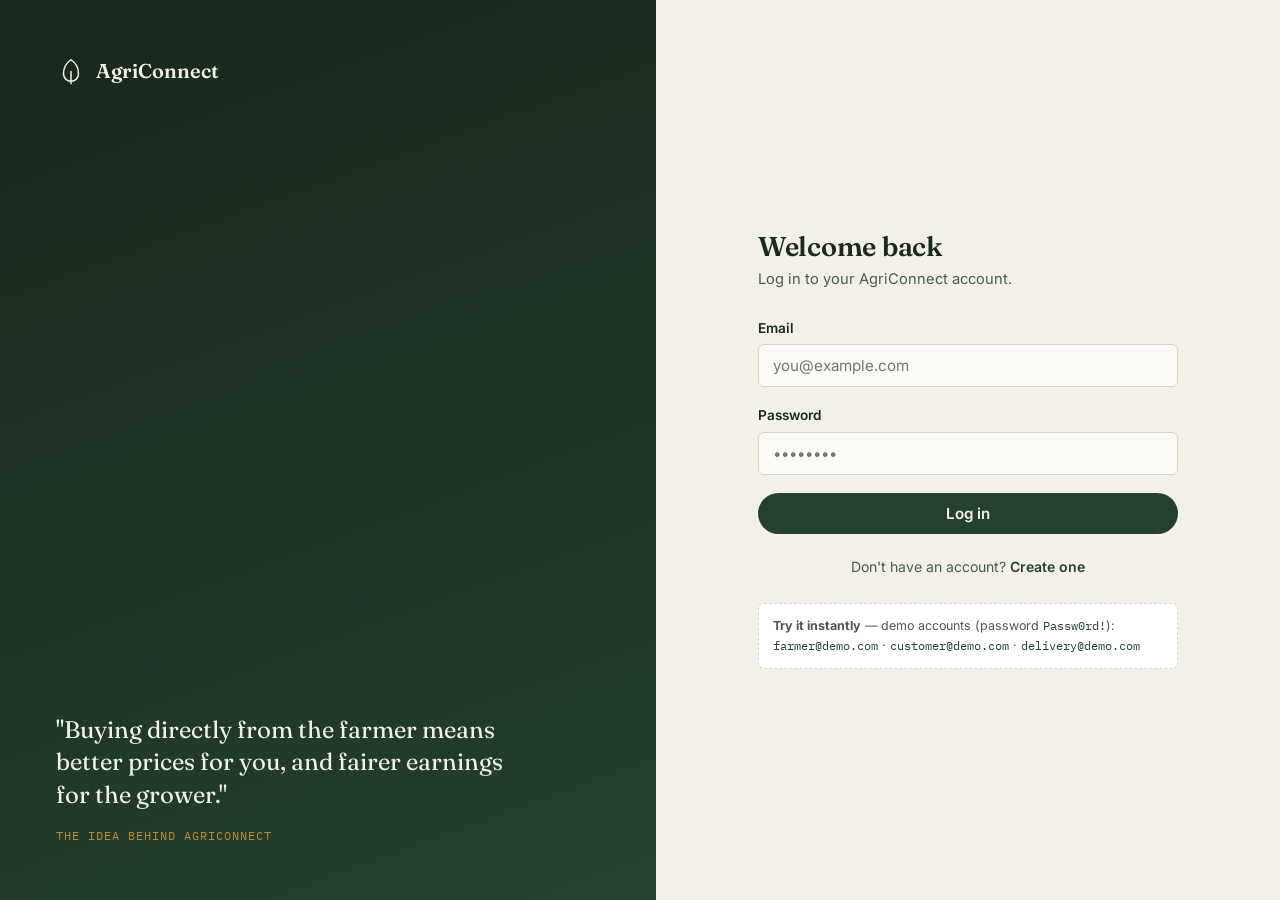
<file: src/main/resources/static/login.html>
<!DOCTYPE html>
<html lang="en">
<head>
<meta charset="UTF-8">
<meta name="viewport" content="width=device-width, initial-scale=1.0">
<title>Log in — AgriConnect</title>
<link rel="preconnect" href="https://fonts.googleapis.com">
<link href="https://fonts.googleapis.com/css2?family=Fraunces:opsz,wght@9..144,500;9..144,600;9..144,700&family=Inter:wght@400;500;600;700&family=IBM+Plex+Mono:wght@500;600&display=swap" rel="stylesheet">
<link rel="stylesheet" href="css/styles.css">
<link rel="stylesheet" href="css/dashboard.css">
</head>
<body>
<div class="auth-wrap">
  <div class="auth-side">
    <a class="brand" href="index.html" style="color:var(--husk);">
      <svg class="brand-mark" viewBox="0 0 32 32" fill="none"><path d="M16 4C10 8 8 14 8 19a8 8 0 0 0 16 0c0-5-2-11-8-15Z" stroke="#F3F1E7" stroke-width="1.6"/><path d="M16 30V16" stroke="#F3F1E7" stroke-width="1.6"/></svg>
      AgriConnect
    </a>
    <div class="auth-side-quote">
      "Buying directly from the farmer means better prices for you, and fairer earnings for the grower."
      <span>The idea behind AgriConnect</span>
    </div>
  </div>

  <div class="auth-form-col">
    <div class="auth-box">
      <div class="brand" style="display:none;"></div>
      <h1>Welcome back</h1>
      <p class="lead muted">Log in to your AgriConnect account.</p>

      <div class="form-error" id="formError"></div>

      <form id="loginForm">
        <div class="field">
          <label for="email">Email</label>
          <input type="email" id="email" required placeholder="you@example.com">
        </div>
        <div class="field">
          <label for="password">Password</label>
          <input type="password" id="password" required placeholder="••••••••">
        </div>
        <button type="submit" class="btn btn-primary btn-block" id="loginBtn">Log in</button>
      </form>

      <div class="auth-switch">Don't have an account? <a href="register.html">Create one</a></div>

      <div class="demo-note">
        <strong>Try it instantly</strong> — demo accounts (password <span class="mono">Passw0rd!</span>):<br>
        <span class="mono">farmer@demo.com</span> · <span class="mono">customer@demo.com</span> · <span class="mono">delivery@demo.com</span>
      </div>
    </div>
  </div>
</div>

<script src="js/common.js"></script>
<script>
  if (Session.isLoggedIn()) {
    window.location.href = Session.dashboardFor(Session.role());
  }

  const params = new URLSearchParams(window.location.search);
  if (params.get('registered') === '1') {
    setTimeout(() => toast('Account created — please log in.', 'success'), 100);
  }

  const form = document.getElementById('loginForm');
  const errorBox = document.getElementById('formError');
  const btn = document.getElementById('loginBtn');

  form.addEventListener('submit', async (e) => {
    e.preventDefault();
    errorBox.classList.remove('show');
    btn.disabled = true;
    btn.innerHTML = '<span class="spinner"></span>';

    try {
      const auth = await authFetch('/api/auth/login', {
        method: 'POST',
        body: JSON.stringify({
          email: document.getElementById('email').value.trim(),
          password: document.getElementById('password').value
        })
      });
      Session.save(auth);
      window.location.href = Session.dashboardFor(auth.role);
    } catch (err) {
      errorBox.textContent = err.message || 'Login failed. Check your credentials.';
      errorBox.classList.add('show');
      btn.disabled = false;
      btn.textContent = 'Log in';
    }
  });
</script>
</body>
</html>
</file>
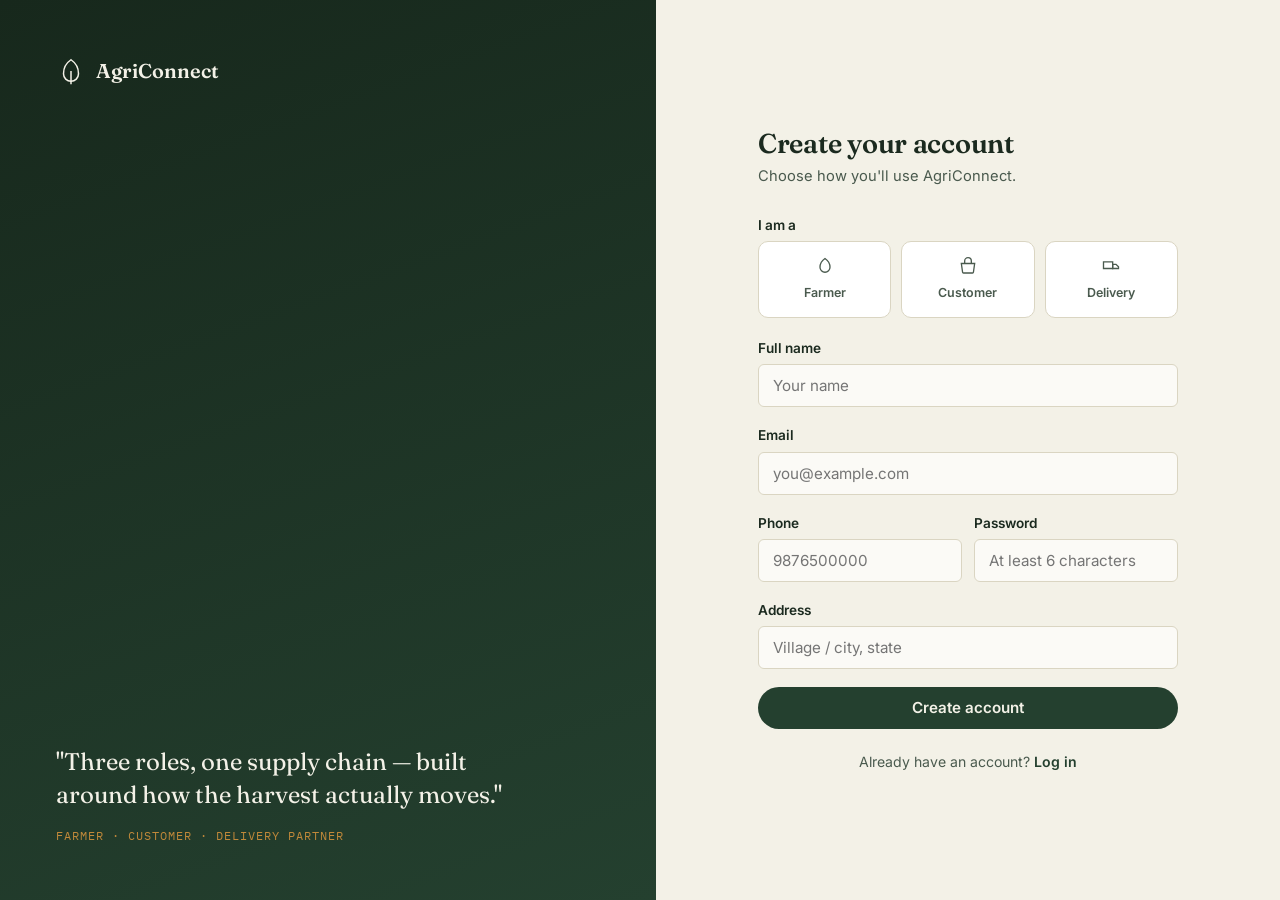
<file: src/main/resources/static/register.html>
<!DOCTYPE html>
<html lang="en">
<head>
<meta charset="UTF-8">
<meta name="viewport" content="width=device-width, initial-scale=1.0">
<title>Create account — AgriConnect</title>
<link rel="preconnect" href="https://fonts.googleapis.com">
<link href="https://fonts.googleapis.com/css2?family=Fraunces:opsz,wght@9..144,500;9..144,600;9..144,700&family=Inter:wght@400;500;600;700&family=IBM+Plex+Mono:wght@500;600&display=swap" rel="stylesheet">
<link rel="stylesheet" href="css/styles.css">
<link rel="stylesheet" href="css/dashboard.css">
</head>
<body>
<div class="auth-wrap">
  <div class="auth-side">
    <a class="brand" href="index.html" style="color:var(--husk);">
      <svg class="brand-mark" viewBox="0 0 32 32" fill="none"><path d="M16 4C10 8 8 14 8 19a8 8 0 0 0 16 0c0-5-2-11-8-15Z" stroke="#F3F1E7" stroke-width="1.6"/><path d="M16 30V16" stroke="#F3F1E7" stroke-width="1.6"/></svg>
      AgriConnect
    </a>
    <div class="auth-side-quote">
      "Three roles, one supply chain — built around how the harvest actually moves."
      <span>Farmer · Customer · Delivery Partner</span>
    </div>
  </div>

  <div class="auth-form-col">
    <div class="auth-box">
      <h1>Create your account</h1>
      <p class="lead muted">Choose how you'll use AgriConnect.</p>

      <div class="form-error" id="formError"></div>

      <form id="registerForm">
        <div class="field">
          <label>I am a</label>
          <div class="role-picker">
            <div class="role-pick" data-role="FARMER">
              <svg viewBox="0 0 24 24" fill="none"><path d="M12 3c-4.5 3-6 7-6 10.5a6 6 0 0 0 12 0C18 10 16.5 6 12 3Z" stroke-width="1.6"/></svg>
              Farmer
            </div>
            <div class="role-pick" data-role="CUSTOMER">
              <svg viewBox="0 0 24 24" fill="none"><path d="M4 9h16l-1.5 10.5a1 1 0 0 1-1 .9H6.5a1 1 0 0 1-1-.9L4 9Z" stroke-width="1.6"/><path d="M8 9V6a4 4 0 0 1 8 0v3" stroke-width="1.6"/></svg>
              Customer
            </div>
            <div class="role-pick" data-role="DELIVERY_PARTNER">
              <svg viewBox="0 0 24 24" fill="none"><path d="M3 7h11v8H3z" stroke-width="1.6"/><path d="M14 10h4l3 3v2h-7v-5Z" stroke-width="1.6"/></svg>
              Delivery
            </div>
          </div>
        </div>

        <div class="field">
          <label for="name">Full name</label>
          <input type="text" id="name" required placeholder="Your name">
        </div>
        <div class="field">
          <label for="email">Email</label>
          <input type="email" id="email" required placeholder="you@example.com">
        </div>
        <div class="input-row">
          <div class="field">
            <label for="phone">Phone</label>
            <input type="tel" id="phone" placeholder="9876500000">
          </div>
          <div class="field">
            <label for="password">Password</label>
            <input type="password" id="password" required minlength="6" placeholder="At least 6 characters">
          </div>
        </div>
        <div class="field">
          <label for="address">Address</label>
          <input type="text" id="address" placeholder="Village / city, state">
        </div>
        <button type="submit" class="btn btn-primary btn-block" id="registerBtn">Create account</button>
      </form>

      <div class="auth-switch">Already have an account? <a href="login.html">Log in</a></div>
    </div>
  </div>
</div>

<script src="js/common.js"></script>
<script>
  if (Session.isLoggedIn()) {
    window.location.href = Session.dashboardFor(Session.role());
  }

  let selectedRole = null;
  const picks = document.querySelectorAll('.role-pick');
  picks.forEach(p => p.addEventListener('click', () => {
    picks.forEach(x => x.classList.remove('active'));
    p.classList.add('active');
    selectedRole = p.dataset.role;
  }));

  const params = new URLSearchParams(window.location.search);
  const preselect = params.get('role');
  if (preselect) {
    const match = document.querySelector('.role-pick[data-role="' + preselect + '"]');
    if (match) match.click();
  }

  const form = document.getElementById('registerForm');
  const errorBox = document.getElementById('formError');
  const btn = document.getElementById('registerBtn');

  form.addEventListener('submit', async (e) => {
    e.preventDefault();
    errorBox.classList.remove('show');

    if (!selectedRole) {
      errorBox.textContent = 'Please choose a role to continue.';
      errorBox.classList.add('show');
      return;
    }

    btn.disabled = true;
    btn.innerHTML = '<span class="spinner"></span>';

    try {
      await authFetch('/api/auth/register', {
        method: 'POST',
        body: JSON.stringify({
          name: document.getElementById('name').value.trim(),
          email: document.getElementById('email').value.trim(),
          password: document.getElementById('password').value,
          phone: document.getElementById('phone').value.trim(),
          address: document.getElementById('address').value.trim(),
          role: selectedRole
        })
      });
      window.location.href = 'login.html?registered=1';
    } catch (err) {
      errorBox.textContent = err.message || 'Registration failed. Please try again.';
      errorBox.classList.add('show');
      btn.disabled = false;
      btn.textContent = 'Create account';
    }
  });
</script>
</body>
</html>
</file>
<file: src/main/resources/static/css/styles.css>
/* =========================================================
   AgriConnect — Design tokens
   Palette: harvest ledger. Deep canopy green + mustard gold
   accent on a warm husk paper, with a rust "clay" reserved
   for delivery/alert states only.
   Type: Fraunces (display, used sparingly) + Inter (body/UI)
   + IBM Plex Mono (figures, prices, order IDs — a ledger feel
   fitting a marketplace built on transactions).
   ========================================================= */

:root {
  --ink: #1B2A1F;
  --ink-soft: #4A5A4E;
  --canopy: #24402F;
  --canopy-light: #33553F;
  --canopy-dark: #17281C;
  --sundried: #C1893A;
  --sundried-dark: #A66F28;
  --husk: #F3F1E7;
  --husk-dark: #E7E2D0;
  --paper: #FBFAF6;
  --sprout: #6E9950;
  --sprout-dark: #557A3C;
  --clay: #A8552F;
  --clay-light: #F3E1D6;
  --line: #DAD5C2;
  --white: #FFFFFF;

  --font-display: 'Fraunces', Georgia, serif;
  --font-body: 'Inter', -apple-system, BlinkMacSystemFont, sans-serif;
  --font-mono: 'IBM Plex Mono', 'Courier New', monospace;

  --radius-sm: 6px;
  --radius-md: 10px;
  --radius-lg: 18px;
  --shadow-sm: 0 1px 2px rgba(27, 42, 31, 0.06), 0 1px 1px rgba(27, 42, 31, 0.04);
  --shadow-md: 0 8px 24px rgba(27, 42, 31, 0.10);
  --shadow-lg: 0 20px 48px rgba(27, 42, 31, 0.16);

  --container: 1180px;
}

* { box-sizing: border-box; }

html { scroll-behavior: smooth; }

body {
  margin: 0;
  font-family: var(--font-body);
  color: var(--ink);
  background: var(--paper);
  -webkit-font-smoothing: antialiased;
  line-height: 1.5;
}

h1, h2, h3, h4 {
  font-family: var(--font-display);
  font-weight: 600;
  line-height: 1.12;
  margin: 0 0 0.5em;
  letter-spacing: -0.01em;
}

p { margin: 0 0 1em; color: var(--ink-soft); }

a { color: inherit; text-decoration: none; }

.mono { font-family: var(--font-mono); font-variant-numeric: tabular-nums; }

img { max-width: 100%; display: block; }

.container {
  max-width: var(--container);
  margin: 0 auto;
  padding: 0 28px;
}

/* Reduced motion */
@media (prefers-reduced-motion: reduce) {
  * { animation: none !important; transition: none !important; }
  html { scroll-behavior: auto; }
}

/* ---------- Buttons ---------- */
.btn {
  display: inline-flex;
  align-items: center;
  justify-content: center;
  gap: 8px;
  font-family: var(--font-body);
  font-weight: 600;
  font-size: 0.95rem;
  padding: 12px 22px;
  border-radius: 999px;
  border: 1.5px solid transparent;
  cursor: pointer;
  transition: transform 0.15s ease, box-shadow 0.15s ease, background 0.15s ease, color .15s ease, border-color .15s ease;
  line-height: 1;
}
.btn:focus-visible { outline: 2.5px solid var(--sundried); outline-offset: 3px; }

.btn-primary { background: var(--canopy); color: var(--husk); }
.btn-primary:hover { background: var(--canopy-dark); box-shadow: var(--shadow-sm); }

.btn-accent { background: var(--sundried); color: var(--canopy-dark); }
.btn-accent:hover { background: var(--sundried-dark); box-shadow: var(--shadow-sm); }

.btn-ghost { background: transparent; color: var(--canopy); border-color: var(--canopy); }
.btn-ghost:hover { background: var(--canopy); color: var(--husk); }

.btn-outline-light { background: transparent; color: var(--husk); border-color: rgba(243,241,231,0.5); }
.btn-outline-light:hover { background: rgba(243,241,231,0.12); border-color: var(--husk); }

.btn-danger { background: var(--clay-light); color: var(--clay); }
.btn-danger:hover { background: var(--clay); color: var(--white); }

.btn-sm { padding: 8px 16px; font-size: 0.85rem; }
.btn-block { width: 100%; }
.btn[disabled] { opacity: 0.55; cursor: not-allowed; }

/* ---------- Nav ---------- */
.nav {
  position: sticky; top: 0; z-index: 40;
  background: rgba(251,250,246,0.88);
  backdrop-filter: blur(10px);
  border-bottom: 1px solid var(--line);
}
.nav-inner {
  display: flex; align-items: center; justify-content: space-between;
  padding: 16px 28px; max-width: var(--container); margin: 0 auto;
}
.brand { display: flex; align-items: center; gap: 10px; font-family: var(--font-display); font-weight: 600; font-size: 1.25rem; color: var(--canopy-dark); }
.brand-mark { width: 30px; height: 30px; flex-shrink: 0; }
.nav-links { display: flex; align-items: center; gap: 28px; font-size: 0.92rem; font-weight: 500; }
.nav-links a { color: var(--ink-soft); }
.nav-links a:hover { color: var(--canopy); }
.nav-actions { display: flex; align-items: center; gap: 12px; }
.nav-user { display: flex; align-items: center; gap: 14px; font-size: 0.9rem; }
.nav-user .badge-role { }

/* Dashboard variant nav */
.nav-dash .nav-inner { padding: 14px 28px; }

/* ---------- Cards ---------- */
.card {
  background: var(--white);
  border: 1px solid var(--line);
  border-radius: var(--radius-lg);
  padding: 28px;
}
.card-flat { background: var(--husk); border: 1px solid var(--husk-dark); }

/* ---------- Badges ---------- */
.badge {
  display: inline-flex; align-items: center; gap: 6px;
  font-family: var(--font-mono); font-size: 0.72rem; text-transform: uppercase; letter-spacing: 0.06em;
  padding: 5px 10px; border-radius: 999px; font-weight: 600;
}
.badge-sprout { background: #E9F1E0; color: var(--sprout-dark); }
.badge-sundried { background: #F7E9D2; color: var(--sundried-dark); }
.badge-clay { background: var(--clay-light); color: var(--clay); }
.badge-canopy { background: #E1E9E2; color: var(--canopy); }
.badge-muted { background: var(--husk-dark); color: var(--ink-soft); }

/* ---------- Forms ---------- */
label { display: block; font-size: 0.85rem; font-weight: 600; color: var(--ink); margin-bottom: 6px; }
.field { margin-bottom: 18px; }
.hint { font-size: 0.78rem; color: var(--ink-soft); margin-top: 5px; }
input, select, textarea {
  width: 100%; font-family: var(--font-body); font-size: 0.95rem; color: var(--ink);
  background: var(--paper); border: 1.5px solid var(--line); border-radius: var(--radius-sm);
  padding: 11px 14px; transition: border-color 0.15s ease, box-shadow 0.15s ease;
}
input:focus, select:focus, textarea:focus {
  outline: none; border-color: var(--canopy); box-shadow: 0 0 0 3px rgba(36,64,47,0.12);
}
textarea { resize: vertical; min-height: 90px; }
.input-row { display: flex; gap: 12px; }
.input-row > * { flex: 1; }

/* ---------- Tables ---------- */
table { width: 100%; border-collapse: collapse; font-size: 0.9rem; }
thead th {
  text-align: left; font-size: 0.72rem; text-transform: uppercase; letter-spacing: 0.06em;
  color: var(--ink-soft); font-weight: 600; padding: 10px 14px; border-bottom: 1.5px solid var(--line);
}
tbody td { padding: 14px; border-bottom: 1px solid var(--line); vertical-align: middle; }
tbody tr:last-child td { border-bottom: none; }
tbody tr:hover { background: var(--husk); }

/* ---------- Utility ---------- */
.eyebrow {
  font-family: var(--font-mono); font-size: 0.75rem; text-transform: uppercase; letter-spacing: 0.14em;
  color: var(--sundried-dark); font-weight: 600; margin-bottom: 14px; display: inline-block;
}
.section { padding: 96px 0; }
.section-tight { padding: 56px 0; }
.text-center { text-align: center; }
.grid-2 { display: grid; grid-template-columns: 1fr 1fr; gap: 24px; }
.grid-3 { display: grid; grid-template-columns: repeat(3, 1fr); gap: 24px; }
.grid-4 { display: grid; grid-template-columns: repeat(4, 1fr); gap: 20px; }
.flex { display: flex; }
.flex-between { display: flex; align-items: center; justify-content: space-between; }
.flex-gap { display: flex; gap: 10px; align-items: center; }
.muted { color: var(--ink-soft); }
.empty-state { text-align: center; padding: 60px 20px; color: var(--ink-soft); }
.empty-state .icon { width: 44px; height: 44px; margin: 0 auto 16px; opacity: 0.5; }

.toast-wrap { position: fixed; top: 20px; right: 20px; z-index: 100; display: flex; flex-direction: column; gap: 10px; }
.toast {
  background: var(--canopy-dark); color: var(--husk); padding: 13px 18px; border-radius: var(--radius-sm);
  font-size: 0.88rem; box-shadow: var(--shadow-md); max-width: 320px; animation: toast-in 0.25s ease;
}
.toast.error { background: var(--clay); }
.toast.success { background: var(--sprout-dark); }
@keyframes toast-in { from { transform: translateY(-8px); opacity: 0; } to { transform: translateY(0); opacity: 1; } }

.spinner {
  width: 18px; height: 18px; border-radius: 50%;
  border: 2.5px solid rgba(255,255,255,0.35); border-top-color: currentColor;
  animation: spin 0.7s linear infinite; display: inline-block;
}
@keyframes spin { to { transform: rotate(360deg); } }

footer.site-footer {
  background: var(--canopy-dark); color: var(--husk); padding: 64px 0 32px;
}
footer.site-footer a { color: var(--husk); opacity: 0.8; }
footer.site-footer a:hover { opacity: 1; }
.footer-grid { display: grid; grid-template-columns: 2fr 1fr 1fr 1fr; gap: 32px; margin-bottom: 48px; }
.footer-bottom { border-top: 1px solid rgba(243,241,231,0.15); padding-top: 24px; font-size: 0.82rem; opacity: 0.65; display: flex; justify-content: space-between; }

@media (max-width: 860px) {
  .grid-2, .grid-3, .grid-4 { grid-template-columns: 1fr; }
  .footer-grid { grid-template-columns: 1fr 1fr; }
  .nav-links { display: none; }
  .section { padding: 64px 0; }
}
</file>
<file: src/main/resources/static/css/landing.css>
/* ---------- Hero ---------- */
.hero {
  background: linear-gradient(180deg, var(--canopy-dark) 0%, var(--canopy) 100%);
  color: var(--husk);
  padding: 88px 0 0;
  overflow: hidden;
  position: relative;
}
.hero-inner { max-width: var(--container); margin: 0 auto; padding: 0 28px; }
.hero-grid { display: grid; grid-template-columns: 1.05fr 0.95fr; gap: 56px; align-items: center; padding-bottom: 64px; }
.hero-eyebrow {
  font-family: var(--font-mono); font-size: 0.78rem; text-transform: uppercase; letter-spacing: 0.16em;
  color: var(--sundried); font-weight: 600; margin-bottom: 20px; display: inline-flex; align-items: center; gap: 8px;
}
.hero-eyebrow::before { content: ""; width: 7px; height: 7px; border-radius: 50%; background: var(--sundried); display: inline-block; }
.hero h1 {
  font-size: clamp(2.4rem, 4.4vw, 3.6rem);
  color: var(--husk);
  max-width: 12ch;
}
.hero h1 em { font-style: italic; color: var(--sundried); }
.hero-sub { font-size: 1.08rem; color: rgba(243,241,231,0.78); max-width: 46ch; margin-bottom: 32px; }
.hero-ctas { display: flex; gap: 14px; margin-bottom: 40px; flex-wrap: wrap; }
.hero-proof { display: flex; gap: 28px; flex-wrap: wrap; }
.hero-proof-item { font-size: 0.82rem; color: rgba(243,241,231,0.65); }
.hero-proof-item strong { display: block; font-family: var(--font-mono); font-size: 0.95rem; color: var(--husk); font-weight: 600; }

.hero-panel {
  background: rgba(243,241,231,0.06);
  border: 1px solid rgba(243,241,231,0.16);
  border-radius: var(--radius-lg);
  padding: 22px;
  backdrop-filter: blur(6px);
}
.hero-panel-header { display: flex; justify-content: space-between; align-items: center; margin-bottom: 16px; }
.hero-panel-title { font-family: var(--font-mono); font-size: 0.75rem; text-transform: uppercase; letter-spacing: 0.08em; color: rgba(243,241,231,0.55); }
.hero-listing {
  background: var(--paper); border-radius: var(--radius-md); padding: 16px; color: var(--ink);
}
.hero-listing-top { display: flex; justify-content: space-between; align-items: flex-start; margin-bottom: 10px; }
.hero-listing-name { font-family: var(--font-display); font-size: 1.15rem; font-weight: 600; }
.hero-listing-price { font-family: var(--font-mono); font-weight: 600; color: var(--canopy); }
.hero-ai-tag {
  display: inline-flex; align-items: center; gap: 6px; font-family: var(--font-mono); font-size: 0.68rem;
  text-transform: uppercase; letter-spacing: 0.06em; background: #F7E9D2; color: var(--sundried-dark);
  padding: 4px 9px; border-radius: 999px; margin-bottom: 10px;
}
.hero-listing-desc { font-size: 0.85rem; color: var(--ink-soft); line-height: 1.5; }
.hero-panel-footer { display: flex; justify-content: space-between; margin-top: 16px; font-size: 0.78rem; color: rgba(243,241,231,0.55); }

/* Route line — signature element: farm -> market -> delivery -> doorstep */
.route {
  position: relative;
  padding: 36px 0 84px;
  border-top: 1px solid rgba(243,241,231,0.15);
}
.route-track {
  position: relative; display: flex; justify-content: space-between; align-items: flex-start;
}
.route-track::before {
  content: ""; position: absolute; top: 21px; left: 0; right: 0; height: 2px;
  background: repeating-linear-gradient(90deg, rgba(243,241,231,0.35) 0 8px, transparent 8px 16px);
}
.route-stop { position: relative; z-index: 1; display: flex; flex-direction: column; align-items: center; width: 130px; text-align: center; }
.route-dot {
  width: 44px; height: 44px; border-radius: 50%; background: var(--canopy-dark); border: 2px solid var(--sundried);
  display: flex; align-items: center; justify-content: center; margin-bottom: 12px;
}
.route-dot svg { width: 20px; height: 20px; stroke: var(--sundried); }
.route-stop.is-active .route-dot { background: var(--sundried); border-color: var(--sundried); }
.route-stop.is-active .route-dot svg { stroke: var(--canopy-dark); }
.route-label { font-family: var(--font-mono); font-size: 0.72rem; text-transform: uppercase; letter-spacing: 0.06em; color: var(--husk); font-weight: 600; margin-bottom: 4px; }
.route-desc { font-size: 0.78rem; color: rgba(243,241,231,0.55); }

@media (max-width: 860px) {
  .hero-grid { grid-template-columns: 1fr; }
  .route-track { flex-wrap: wrap; gap: 24px 0; justify-content: center; }
  .route-track::before { display: none; }
}

/* ---------- Feature strip ---------- */
.strip {
  background: var(--husk); border-top: 1px solid var(--line); border-bottom: 1px solid var(--line);
  padding: 40px 0;
}
.strip-grid { display: grid; grid-template-columns: repeat(4, 1fr); gap: 24px; }
.strip-item { display: flex; gap: 14px; align-items: flex-start; }
.strip-item svg { width: 22px; height: 22px; stroke: var(--canopy); flex-shrink: 0; margin-top: 2px; }
.strip-item-title { font-weight: 600; font-size: 0.92rem; margin-bottom: 3px; }
.strip-item-desc { font-size: 0.82rem; color: var(--ink-soft); }

/* ---------- Role cards ---------- */
.role-card {
  border: 1px solid var(--line); border-radius: var(--radius-lg); padding: 32px;
  background: var(--white); display: flex; flex-direction: column; height: 100%;
  transition: box-shadow .2s ease, transform .2s ease;
}
.role-card:hover { box-shadow: var(--shadow-md); transform: translateY(-3px); }
.role-icon {
  width: 52px; height: 52px; border-radius: var(--radius-md); display: flex; align-items: center; justify-content: center;
  margin-bottom: 20px;
}
.role-icon svg { width: 26px; height: 26px; }
.role-icon.farmer { background: #E9F1E0; } .role-icon.farmer svg { stroke: var(--sprout-dark); }
.role-icon.customer { background: #F7E9D2; } .role-icon.customer svg { stroke: var(--sundried-dark); }
.role-icon.delivery { background: var(--clay-light); } .role-icon.delivery svg { stroke: var(--clay); }
.role-card h3 { font-size: 1.3rem; margin-bottom: 8px; }
.role-card p { font-size: 0.9rem; margin-bottom: 18px; }
.role-list { list-style: none; margin: 0 0 24px; padding: 0; font-size: 0.85rem; color: var(--ink-soft); flex-grow: 1; }
.role-list li { padding: 7px 0 7px 22px; position: relative; border-top: 1px solid var(--husk-dark); }
.role-list li:first-child { border-top: none; }
.role-list li::before { content: "→"; position: absolute; left: 0; color: var(--sundried-dark); font-weight: 600; }

/* ---------- AI spotlight ---------- */
.ai-section { background: var(--canopy-dark); color: var(--husk); border-radius: var(--radius-lg); padding: 56px; }
.ai-grid { display: grid; grid-template-columns: 1fr 1fr; gap: 48px; align-items: center; }
.ai-copy .eyebrow { color: var(--sundried); }
.ai-copy h2 { color: var(--husk); }
.ai-tools-list { list-style: none; margin: 24px 0 0; padding: 0; }
.ai-tools-list li { display: flex; gap: 12px; padding: 12px 0; border-top: 1px solid rgba(243,241,231,0.14); font-size: 0.88rem; color: rgba(243,241,231,0.85); }
.ai-tools-list li:first-child { border-top: none; }
.ai-tools-list svg { width: 18px; height: 18px; stroke: var(--sundried); flex-shrink: 0; margin-top: 1px; }
.ai-demo {
  background: rgba(243,241,231,0.06); border: 1px solid rgba(243,241,231,0.16); border-radius: var(--radius-md);
  padding: 20px; font-family: var(--font-mono); font-size: 0.82rem;
}
.ai-demo-line { padding: 4px 0; color: rgba(243,241,231,0.55); }
.ai-demo-line .prompt { color: var(--sundried); }
.ai-demo-output { margin-top: 10px; padding-top: 10px; border-top: 1px dashed rgba(243,241,231,0.2); color: var(--husk); line-height: 1.6; font-family: var(--font-body); font-size: 0.85rem; }

@media (max-width: 860px) {
  .strip-grid { grid-template-columns: 1fr 1fr; }
  .ai-grid { grid-template-columns: 1fr; }
  .ai-section { padding: 32px 22px; }
}
</file>
<file: src/main/resources/static/css/dashboard.css>
/* ---------- Auth pages ---------- */
.auth-wrap {
  min-height: 100vh;
  display: flex;
  background: var(--husk);
}
.auth-side {
  flex: 1;
  background: linear-gradient(160deg, var(--canopy-dark), var(--canopy));
  color: var(--husk);
  padding: 56px;
  display: flex;
  flex-direction: column;
  justify-content: space-between;
}
.auth-side-quote { font-family: var(--font-display); font-size: 1.5rem; line-height: 1.35; max-width: 30ch; }
.auth-side-quote span { display: block; margin-top: 16px; font-family: var(--font-mono); font-size: 0.78rem; color: var(--sundried); text-transform: uppercase; letter-spacing: 0.08em; }
.auth-form-col { flex: 1; display: flex; align-items: center; justify-content: center; padding: 40px; }
.auth-box { width: 100%; max-width: 420px; }
.auth-box .brand { margin-bottom: 32px; font-size: 1.3rem; }
.auth-box h1 { font-size: 1.7rem; margin-bottom: 6px; }
.auth-box .lead { margin-bottom: 28px; font-size: 0.92rem; }
.auth-switch { text-align: center; margin-top: 22px; font-size: 0.88rem; color: var(--ink-soft); }
.auth-switch a { color: var(--canopy); font-weight: 600; }
.role-picker { display: grid; grid-template-columns: repeat(3, 1fr); gap: 10px; margin-bottom: 20px; }
.role-pick {
  border: 1.5px solid var(--line); border-radius: var(--radius-md); padding: 14px 8px; text-align: center;
  cursor: pointer; font-size: 0.78rem; font-weight: 600; color: var(--ink-soft); background: var(--white);
  transition: border-color .15s ease, color .15s ease, background .15s ease;
}
.role-pick svg { width: 20px; height: 20px; margin: 0 auto 8px; display: block; stroke: var(--ink-soft); }
.role-pick.active { border-color: var(--canopy); color: var(--canopy); background: #F0F4EF; }
.role-pick.active svg { stroke: var(--canopy); }
.form-error { background: var(--clay-light); color: var(--clay); font-size: 0.85rem; padding: 11px 14px; border-radius: var(--radius-sm); margin-bottom: 18px; display: none; }
.form-error.show { display: block; }
.demo-note { margin-top: 26px; font-size: 0.78rem; color: var(--ink-soft); background: var(--white); border: 1px dashed var(--line); border-radius: var(--radius-sm); padding: 12px 14px; }
.demo-note .mono { color: var(--canopy); }

@media (max-width: 860px) {
  .auth-side { display: none; }
}

/* ---------- Dashboard shell ---------- */
.dash-body { background: var(--husk); min-height: 100vh; }
.dash-layout { display: grid; grid-template-columns: 240px 1fr; min-height: calc(100vh - 63px); }
.dash-sidebar { background: var(--white); border-right: 1px solid var(--line); padding: 24px 14px; }
.dash-nav-item {
  display: flex; align-items: center; gap: 10px; padding: 11px 14px; border-radius: var(--radius-sm);
  font-size: 0.9rem; font-weight: 500; color: var(--ink-soft); cursor: pointer; margin-bottom: 4px;
  border: none; background: none; width: 100%; text-align: left; font-family: var(--font-body);
}
.dash-nav-item svg { width: 18px; height: 18px; stroke: currentColor; flex-shrink: 0; }
.dash-nav-item:hover { background: var(--husk); color: var(--ink); }
.dash-nav-item.active { background: #E9F1E0; color: var(--sprout-dark); font-weight: 600; }
.dash-main { padding: 36px 40px; max-width: 1080px; }
.dash-view { display: none; }
.dash-view.active { display: block; }
.dash-header { margin-bottom: 28px; }
.dash-header h1 { font-size: 1.55rem; margin-bottom: 4px; }

.stat-grid { display: grid; grid-template-columns: repeat(4, 1fr); gap: 16px; margin-bottom: 32px; }
.stat-card { background: var(--white); border: 1px solid var(--line); border-radius: var(--radius-md); padding: 18px 20px; }
.stat-label { font-size: 0.75rem; text-transform: uppercase; letter-spacing: 0.05em; color: var(--ink-soft); font-weight: 600; margin-bottom: 8px; }
.stat-value { font-family: var(--font-mono); font-size: 1.5rem; font-weight: 600; color: var(--canopy-dark); }

.panel { background: var(--white); border: 1px solid var(--line); border-radius: var(--radius-lg); padding: 26px; margin-bottom: 24px; }
.panel-header { display: flex; justify-content: space-between; align-items: center; margin-bottom: 18px; }
.panel-header h3 { font-size: 1.1rem; margin: 0; }

.product-grid { display: grid; grid-template-columns: repeat(auto-fill, minmax(230px, 1fr)); gap: 16px; }
.product-card { border: 1px solid var(--line); border-radius: var(--radius-md); padding: 16px; background: var(--white); display: flex; flex-direction: column; }
.product-card-top { display: flex; justify-content: space-between; align-items: flex-start; margin-bottom: 8px; gap: 8px; }
.product-card h4 { font-size: 1rem; margin: 0; }
.product-card .price { font-family: var(--font-mono); font-weight: 600; color: var(--canopy); white-space: nowrap; }
.product-card .desc { font-size: 0.82rem; color: var(--ink-soft); margin-bottom: 12px; flex-grow: 1; }
.product-card .meta-row { display: flex; justify-content: space-between; align-items: center; font-size: 0.78rem; color: var(--ink-soft); margin-bottom: 12px; }
.product-card .actions { display: flex; gap: 8px; }
.product-card .actions .btn { flex: 1; }

.ai-inline-btn {
  display: inline-flex; align-items: center; gap: 6px; font-size: 0.78rem; font-weight: 600; color: var(--sundried-dark);
  background: none; border: none; cursor: pointer; padding: 0; margin-top: 6px;
}
.ai-inline-btn svg { width: 14px; height: 14px; stroke: var(--sundried-dark); }
.ai-inline-btn[disabled] { opacity: 0.5; cursor: wait; }

.cart-fab {
  position: fixed; bottom: 26px; right: 26px; z-index: 30;
  background: var(--canopy-dark); color: var(--husk); border-radius: 999px; padding: 14px 22px;
  display: flex; align-items: center; gap: 10px; box-shadow: var(--shadow-lg); cursor: pointer; border: none;
  font-family: var(--font-body); font-weight: 600; font-size: 0.9rem;
}
.cart-count { background: var(--sundried); color: var(--canopy-dark); border-radius: 999px; font-family: var(--font-mono); font-size: 0.75rem; padding: 2px 8px; }

.modal-backdrop {
  position: fixed; inset: 0; background: rgba(27,42,31,0.45); z-index: 60;
  display: none; align-items: center; justify-content: center; padding: 20px;
}
.modal-backdrop.show { display: flex; }
.modal { background: var(--white); border-radius: var(--radius-lg); padding: 28px; width: 100%; max-width: 460px; max-height: 86vh; overflow-y: auto; }
.modal-header { display: flex; justify-content: space-between; align-items: center; margin-bottom: 18px; }
.modal-close { background: none; border: none; cursor: pointer; font-size: 1.3rem; color: var(--ink-soft); line-height: 1; }
.cart-line { display: flex; justify-content: space-between; align-items: center; padding: 10px 0; border-bottom: 1px solid var(--line); font-size: 0.88rem; }
.cart-line:last-child { border-bottom: none; }
.cart-line .qty-controls { display: flex; align-items: center; gap: 8px; }
.qty-btn { width: 24px; height: 24px; border-radius: 50%; border: 1px solid var(--line); background: var(--white); cursor: pointer; font-weight: 700; line-height: 1; }
.cart-total-row { display: flex; justify-content: space-between; font-weight: 600; padding-top: 14px; margin-top: 6px; border-top: 1.5px solid var(--ink); }

.timeline { display: flex; gap: 0; margin: 4px 0 8px; }
.timeline-step { flex: 1; text-align: center; position: relative; }
.timeline-step .dot { width: 12px; height: 12px; border-radius: 50%; background: var(--line); margin: 0 auto 6px; }
.timeline-step.done .dot { background: var(--sprout); }
.timeline-step.current .dot { background: var(--sundried); }
.timeline-step::after { content: ""; position: absolute; top: 5px; left: 50%; width: 100%; height: 2px; background: var(--line); z-index: -1; }
.timeline-step:last-child::after { display: none; }
.timeline-step.done::after { background: var(--sprout); }
.timeline-step .tl-label { font-size: 0.68rem; color: var(--ink-soft); text-transform: uppercase; letter-spacing: 0.03em; }

@media (max-width: 900px) {
  .dash-layout { grid-template-columns: 1fr; }
  .dash-sidebar { display: flex; overflow-x: auto; padding: 12px; gap: 6px; }
  .dash-nav-item { white-space: nowrap; }
  .stat-grid { grid-template-columns: 1fr 1fr; }
  .dash-main { padding: 24px 18px; }
}
</file>
